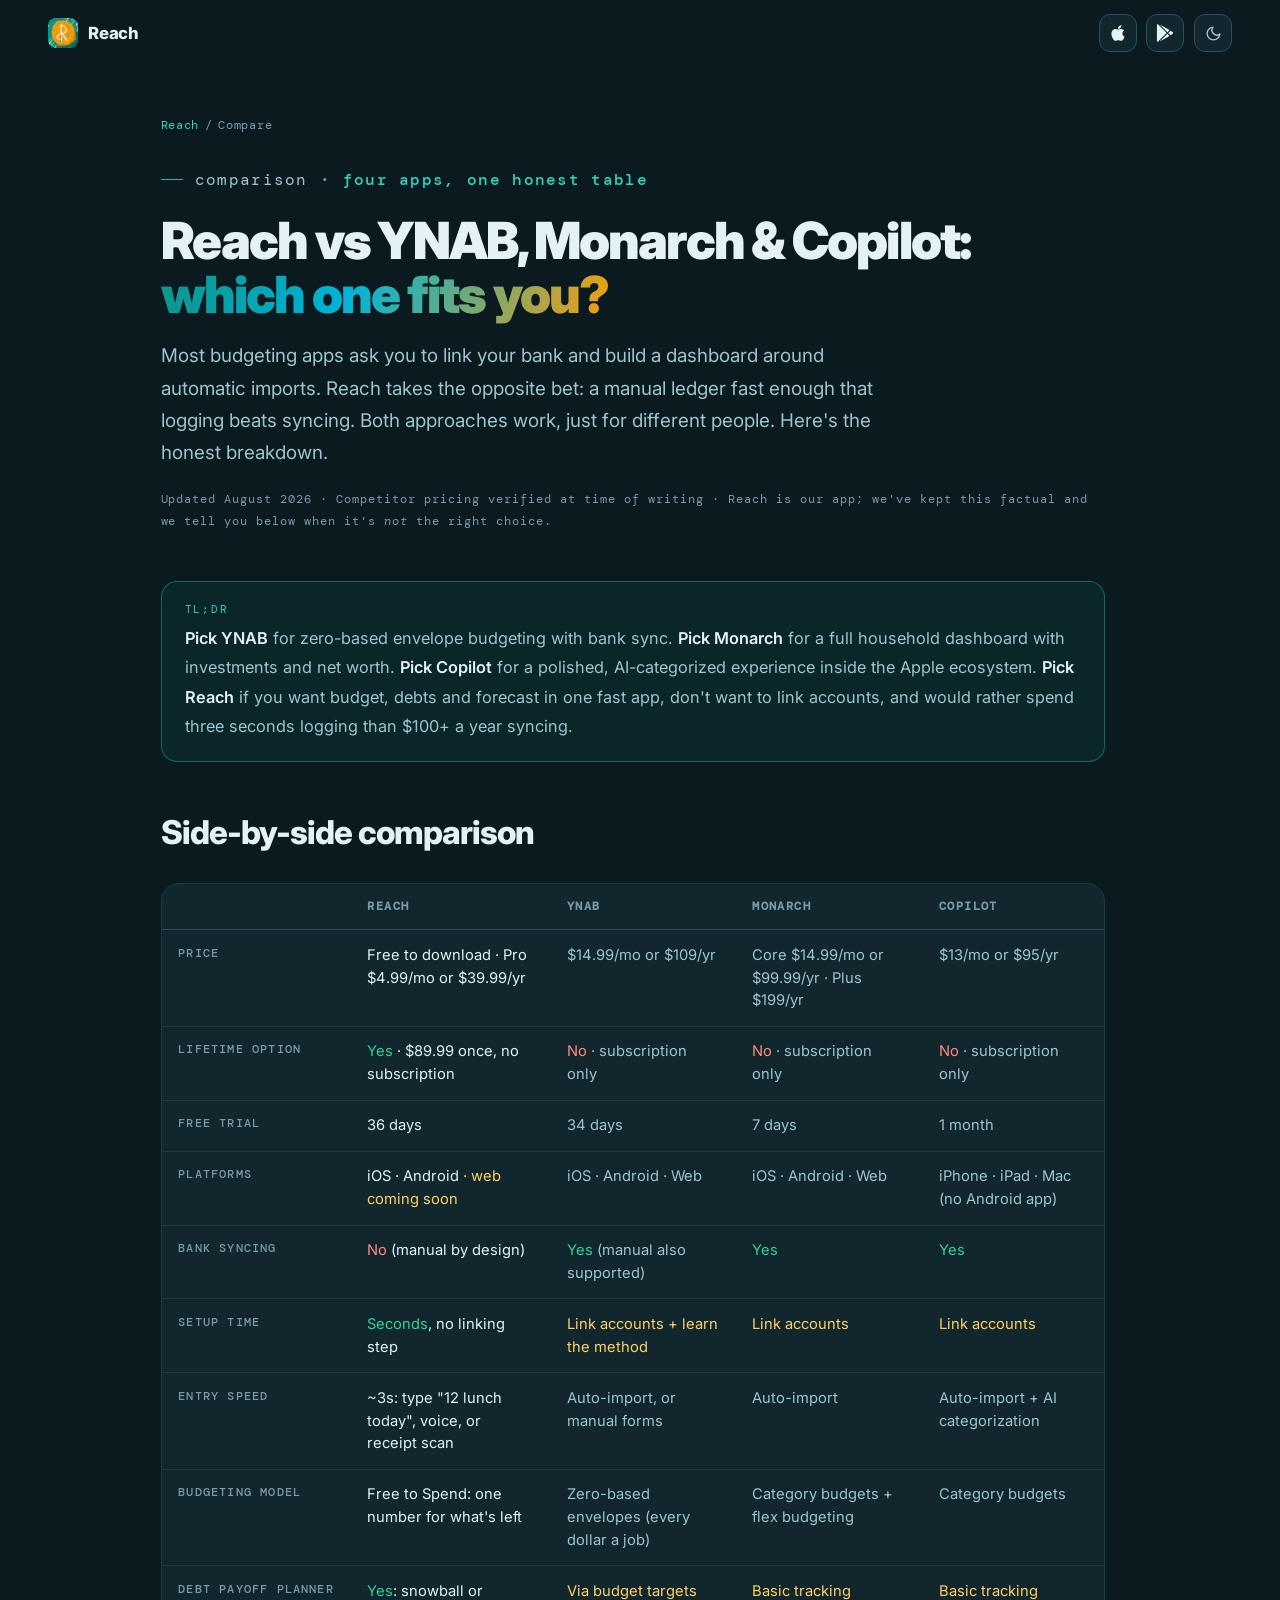
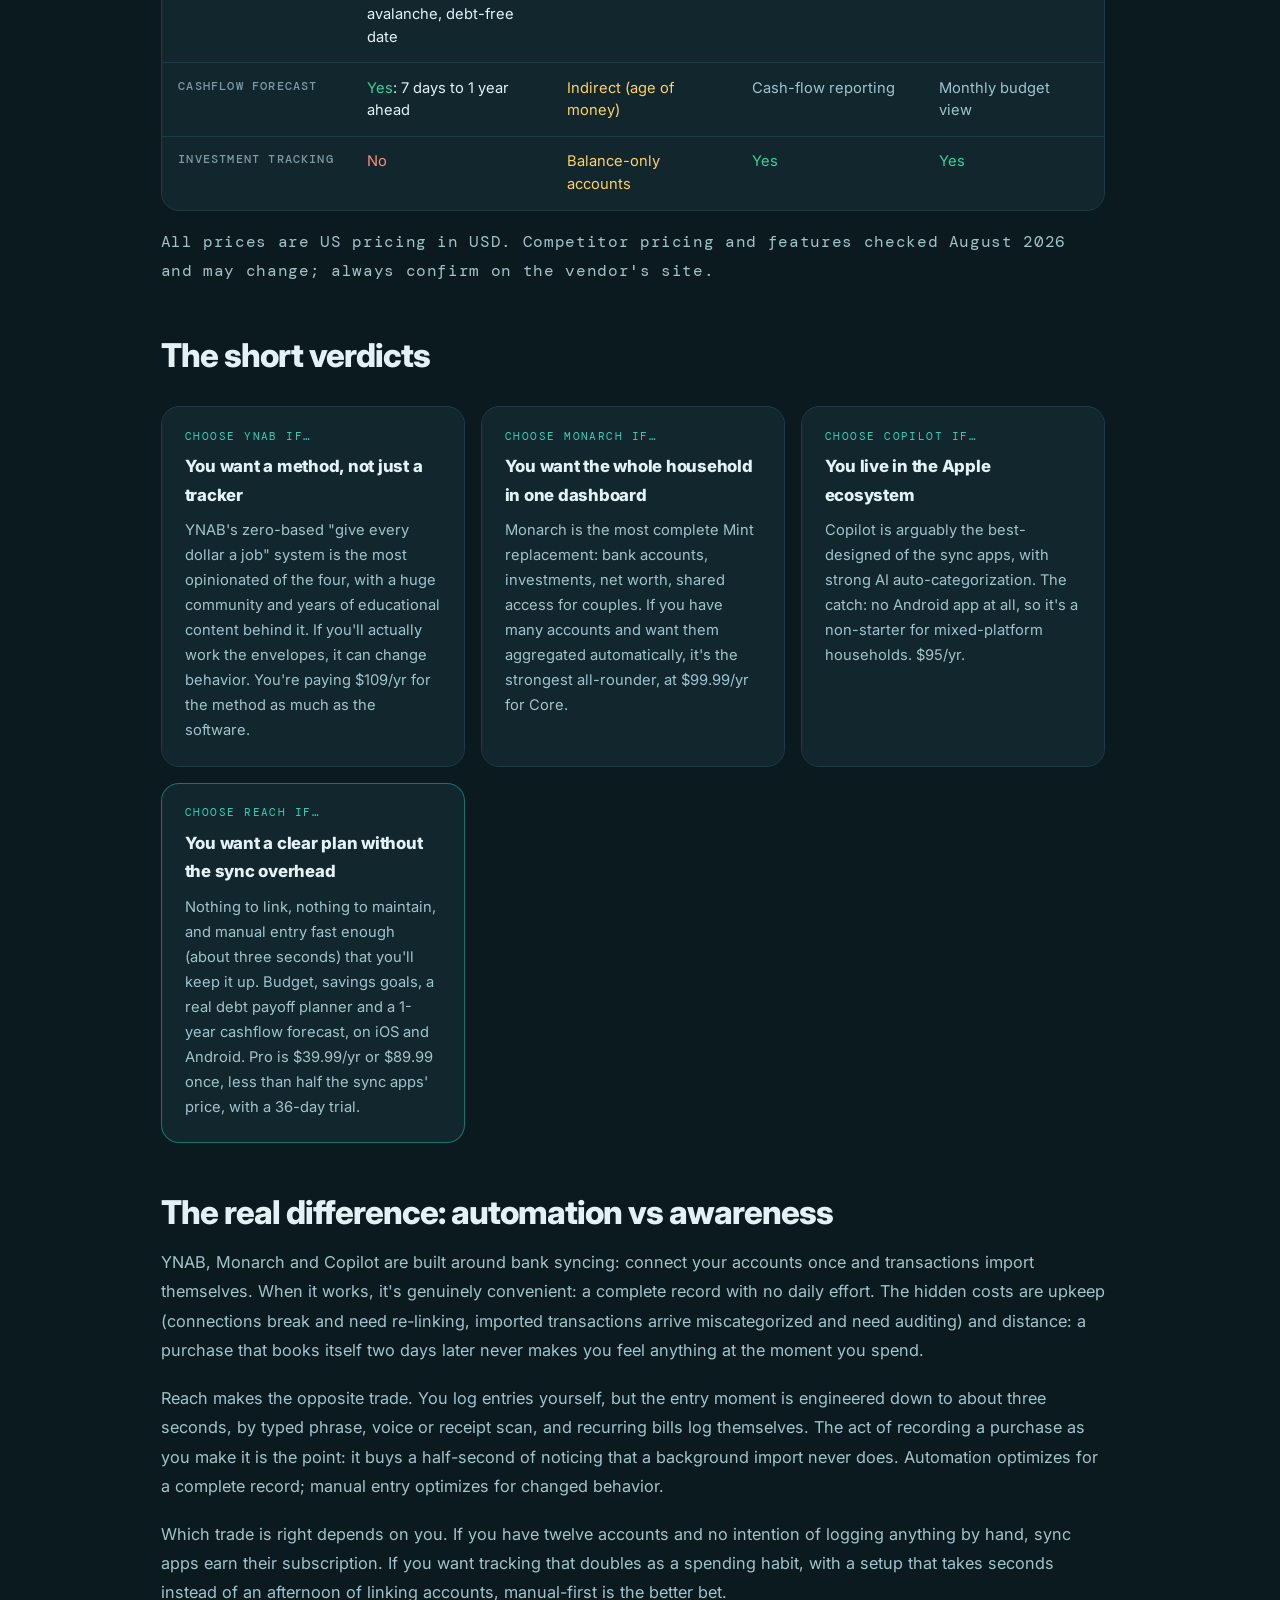
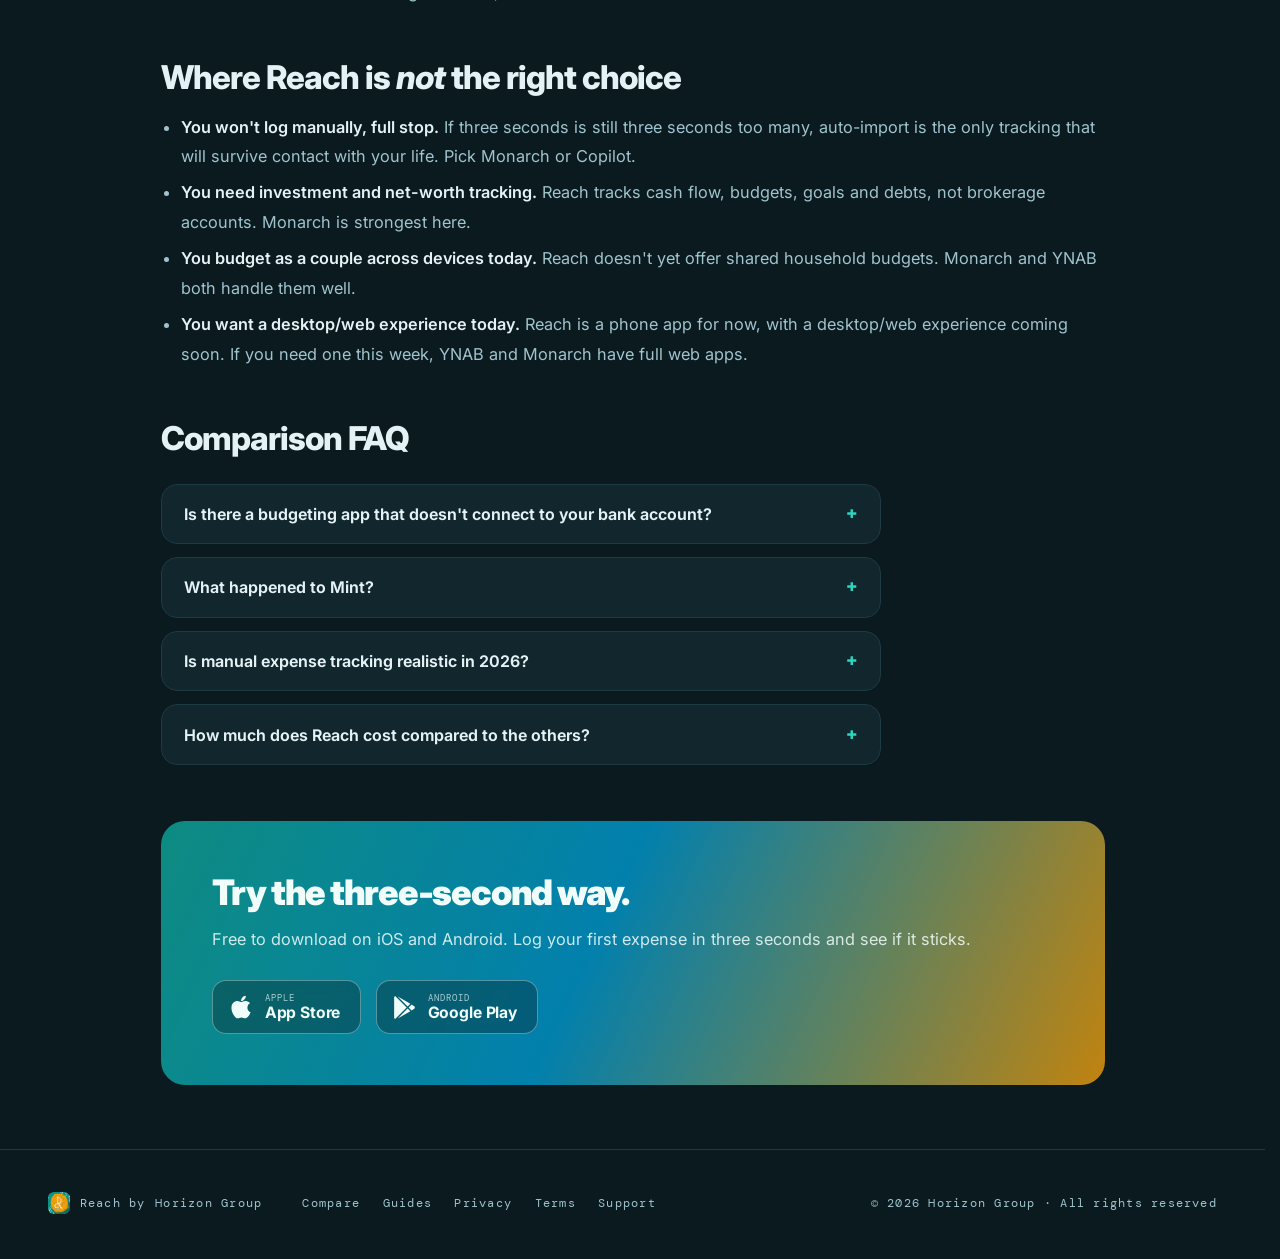
<file: reach/compare/index.html>
<!DOCTYPE html>
<html lang="en">
<head>
<meta charset="UTF-8">
<meta name="viewport" content="width=device-width, initial-scale=1.0">
<title>Reach vs YNAB vs Monarch vs Copilot (2026) | Budget App Comparison</title>
<meta name="description" content="An honest 2026 comparison of Reach, YNAB, Monarch Money and Copilot: pricing, platforms, bank syncing, entry speed, budgeting models and debt payoff tools, side by side.">
<link rel="canonical" href="https://horizongroup.dev/reach/compare/">

<meta property="og:type" content="article">
<meta property="og:site_name" content="Horizon Group">
<meta property="og:title" content="Reach vs YNAB vs Monarch vs Copilot (2026)">
<meta property="og:description" content="Pricing, platforms, bank syncing, entry speed and debt tools compared side by side, including where Reach isn't the right fit.">
<meta property="og:url" content="https://horizongroup.dev/reach/compare/">
<meta property="og:image" content="https://horizongroup.dev/public/og-reach.jpg">
<meta name="twitter:card" content="summary_large_image">
<meta name="twitter:title" content="Reach vs YNAB vs Monarch vs Copilot (2026)">
<meta name="twitter:description" content="Pricing, platforms, bank syncing, entry speed and debt tools compared side by side.">
<meta name="twitter:image" content="https://horizongroup.dev/public/og-reach.jpg">

<link rel="icon" type="image/png" sizes="32x32" href="/public/icons/favicon-32.png">
<link rel="apple-touch-icon" href="/public/icons/apple-touch-icon.png">
<link rel="stylesheet" href="/public/article.css">

<script type="application/ld+json">
{
  "@context": "https://schema.org",
  "@type": "Article",
  "headline": "Reach vs YNAB vs Monarch vs Copilot (2026): Which Budgeting App Fits You?",
  "description": "An honest comparison of Reach, YNAB, Monarch Money and Copilot: pricing, platforms, bank syncing, entry speed, budgeting models and debt payoff tools.",
  "datePublished": "2026-08-12",
  "dateModified": "2026-08-12",
  "author": { "@type": "Organization", "name": "Horizon Group", "url": "https://horizongroup.dev" },
  "publisher": { "@type": "Organization", "name": "Horizon Group", "url": "https://horizongroup.dev" },
  "mainEntityOfPage": "https://horizongroup.dev/reach/compare/"
}
</script>
<script type="application/ld+json">
{
  "@context": "https://schema.org",
  "@type": "BreadcrumbList",
  "itemListElement": [
    { "@type": "ListItem", "position": 1, "name": "Reach", "item": "https://horizongroup.dev/reach/" },
    { "@type": "ListItem", "position": 2, "name": "Compare", "item": "https://horizongroup.dev/reach/compare/" }
  ]
}
</script>
<script type="application/ld+json">
{
  "@context": "https://schema.org",
  "@type": "FAQPage",
  "mainEntity": [
    {
      "@type": "Question",
      "name": "Is there a budgeting app that doesn't connect to your bank account?",
      "acceptedAnswer": { "@type": "Answer", "text": "Yes. Reach is built around manual entry by design: there's nothing to link and no sync connections to maintain. Logging takes about three seconds and recurring bills log themselves. YNAB also supports manual entry alongside its bank sync." }
    },
    {
      "@type": "Question",
      "name": "What happened to Mint?",
      "acceptedAnswer": { "@type": "Answer", "text": "Intuit shut Mint down in early 2024 and pointed users to Credit Karma, which kept only part of the feature set. Most former Mint users moved to Monarch, YNAB, Copilot or simpler manual-first apps like Reach." }
    },
    {
      "@type": "Question",
      "name": "Is manual expense tracking realistic in 2026?",
      "acceptedAnswer": { "@type": "Answer", "text": "It is if entry is fast enough. The reason manual tracking fails is friction: opening an app, filling five form fields, picking a category. Reach parses a phrase like '12 lunch today' into a categorized transaction in about three seconds, and recurring bills log themselves." }
    },
    {
      "@type": "Question",
      "name": "How much does Reach cost compared to YNAB, Monarch and Copilot?",
      "acceptedAnswer": { "@type": "Answer", "text": "YNAB costs $14.99/month or $109/year, Monarch Money's Core plan is $14.99/month or $99.99/year, and Copilot is $13/month or $95/year. Reach is free to download with a 36-day free trial; Reach Pro is $4.99/month, $39.99/year, or a one-time $89.99 lifetime unlock. At $39.99/year, Reach Pro costs less than half of any of the three." }
    }
  ]
}
</script>

<style>
  .article p, .article li { max-width: none; }
  .article .lede { max-width: 62ch; }
</style>
<script>
(function() {
  var saved = localStorage.getItem('horizon-theme');
  if (saved === 'light') document.documentElement.setAttribute('data-theme', 'light');
})();
</script>
</head>
<body>

<header class="nav" id="nav">
  <a class="nav-logo" href="/reach/" aria-label="Reach home">
    <img src="/public/icons/logo-128.png" alt="" width="30" height="30">
    Reach
  </a>
  <div class="nav-cta">
    <a class="store-mini" href="https://apps.apple.com/us/app/reach-pocket-cfo/id6761084584" aria-label="Download Reach on the App Store">
      <svg class="sb-ico sb-ico--apple" viewBox="0 0 384 512" fill="currentColor" aria-hidden="true"><path d="M318.7 268.7c-.2-36.7 16.4-64.4 50-84.8-18.8-26.9-47.2-41.7-84.7-44.6-35.5-2.8-74.3 20.7-88.5 20.7-15 0-49.4-19.7-76.4-19.7C63.3 141.2 4 184.8 4 273.5q0 39.3 14.4 81.2c12.8 36.7 59 126.7 107.2 125.2 25.2-.6 43-17.9 75.8-17.9 31.8 0 48.3 17.9 76.4 17.9 48.6-.7 90.4-82.5 102.6-119.3-65.2-30.7-61.7-90-61.7-91.9zm-56.6-164.2c27.3-32.4 24.8-61.9 24-72.5-24.1 1.4-52 16.4-67.9 34.9-17.5 19.8-27.8 44.3-25.6 71.9 26.1 2 49.9-11.4 69.5-34.3z"/></svg>
    </a>
    <a class="store-mini" href="https://play.google.com/store/apps/details?id=com.horizongroup.reach" aria-label="Get Reach on Google Play">
      <svg class="sb-ico sb-ico--play" viewBox="0 0 512 512" fill="currentColor" aria-hidden="true"><path d="M325.3 234.3L104.6 13l280.8 161.2-60.1 60.1zM47 0C34 6.8 25.3 19.2 25.3 35.3v441.3c0 16.1 8.7 28.5 21.7 35.3l256.6-256L47 0zm425.2 225.6l-58.9-34.1-65.7 64.5 65.7 64.5 60.1-34.1c18-14.3 18-46.5-1.2-60.8zM104.6 499l280.8-161.2-60.1-60.1L104.6 499z"/></svg>
    </a>
    <button class="theme-toggle" id="theme-toggle" aria-label="Toggle light and dark mode">
      <svg class="icon-moon" xmlns="http://www.w3.org/2000/svg" fill="none" viewBox="0 0 24 24" stroke="currentColor" stroke-width="2" aria-hidden="true"><path stroke-linecap="round" stroke-linejoin="round" d="M21 12.79A9 9 0 1111.21 3a7 7 0 009.79 9.79z"/></svg>
      <svg class="icon-sun" xmlns="http://www.w3.org/2000/svg" fill="none" viewBox="0 0 24 24" stroke="currentColor" stroke-width="2" aria-hidden="true"><circle cx="12" cy="12" r="5"/><path stroke-linecap="round" d="M12 1v2M12 21v2M4.22 4.22l1.42 1.42M18.36 18.36l1.42 1.42M1 12h2M21 12h2M4.22 19.78l1.42-1.42M18.36 5.64l1.42-1.42"/></svg>
    </button>
  </div>
</header>

<main class="article article-wide">
  <nav class="crumbs" aria-label="Breadcrumb">
    <a href="/reach/">Reach</a><span>/</span>Compare
  </nav>

  <p class="ledger-line">comparison <span class="amt">· four apps, one honest table</span></p>
  <h1>Reach vs YNAB, Monarch &amp; Copilot: <span class="grad">which one fits you?</span></h1>
  <p class="lede">Most budgeting apps ask you to link your bank and build a dashboard around automatic imports. Reach takes the opposite bet: a manual ledger fast enough that logging beats syncing. Both approaches work, just for different people. Here's the honest breakdown.</p>
  <p class="byline">Updated August 2026 · Competitor pricing verified at time of writing · Reach is our app; we've kept this factual and we tell you below when it's <em>not</em> the right choice.</p>

  <div class="callout">
    <span class="c-k">TL;DR</span>
    <p><strong>Pick YNAB</strong> for zero-based envelope budgeting with bank sync. <strong>Pick Monarch</strong> for a full household dashboard with investments and net worth. <strong>Pick Copilot</strong> for a polished, AI-categorized experience inside the Apple ecosystem. <strong>Pick Reach</strong> if you want budget, debts and forecast in one fast app, don't want to link accounts, and would rather spend three seconds logging than $100+ a year syncing.</p>
  </div>

  <h2 id="table">Side-by-side comparison</h2>
  <div class="table-scroll" role="region" aria-label="Budget app comparison table" tabindex="0">
    <table class="cmp">
      <thead>
        <tr>
          <th scope="col"></th>
          <th scope="col">Reach</th>
          <th scope="col">YNAB</th>
          <th scope="col">Monarch</th>
          <th scope="col">Copilot</th>
        </tr>
      </thead>
      <tbody>
        <tr>
          <th scope="row">Price</th>
          <td class="hl">Free to download · Pro $4.99/mo or $39.99/yr</td>
          <td>$14.99/mo or $109/yr</td>
          <td>Core $14.99/mo or $99.99/yr · Plus $199/yr</td>
          <td>$13/mo or $95/yr</td>
        </tr>
        <tr>
          <th scope="row">Lifetime option</th>
          <td class="hl"><span class="yes">Yes</span> · $89.99 once, no subscription</td>
          <td><span class="no">No</span> · subscription only</td>
          <td><span class="no">No</span> · subscription only</td>
          <td><span class="no">No</span> · subscription only</td>
        </tr>
        <tr>
          <th scope="row">Free trial</th>
          <td class="hl">36 days</td>
          <td>34 days</td>
          <td>7 days</td>
          <td>1 month</td>
        </tr>
        <tr>
          <th scope="row">Platforms</th>
          <td class="hl">iOS · Android <span class="meh">· web coming soon</span></td>
          <td>iOS · Android · Web</td>
          <td>iOS · Android · Web</td>
          <td>iPhone · iPad · Mac (no Android app)</td>
        </tr>
        <tr>
          <th scope="row">Bank syncing</th>
          <td class="hl"><span class="no">No</span> (manual by design)</td>
          <td><span class="yes">Yes</span> (manual also supported)</td>
          <td><span class="yes">Yes</span></td>
          <td><span class="yes">Yes</span></td>
        </tr>
        <tr>
          <th scope="row">Setup time</th>
          <td class="hl"><span class="yes">Seconds</span>, no linking step</td>
          <td class="meh">Link accounts + learn the method</td>
          <td class="meh">Link accounts</td>
          <td class="meh">Link accounts</td>
        </tr>
        <tr>
          <th scope="row">Entry speed</th>
          <td class="hl">~3s: type "12 lunch today", voice, or receipt scan</td>
          <td>Auto-import, or manual forms</td>
          <td>Auto-import</td>
          <td>Auto-import + AI categorization</td>
        </tr>
        <tr>
          <th scope="row">Budgeting model</th>
          <td class="hl">Free to Spend: one number for what's left</td>
          <td>Zero-based envelopes (every dollar a job)</td>
          <td>Category budgets + flex budgeting</td>
          <td>Category budgets</td>
        </tr>
        <tr>
          <th scope="row">Debt payoff planner</th>
          <td class="hl"><span class="yes">Yes</span>: snowball or avalanche, debt-free date</td>
          <td class="meh">Via budget targets</td>
          <td class="meh">Basic tracking</td>
          <td class="meh">Basic tracking</td>
        </tr>
        <tr>
          <th scope="row">Cashflow forecast</th>
          <td class="hl"><span class="yes">Yes</span>: 7 days to 1 year ahead</td>
          <td class="meh">Indirect (age of money)</td>
          <td>Cash-flow reporting</td>
          <td>Monthly budget view</td>
        </tr>
        <tr>
          <th scope="row">Investment tracking</th>
          <td><span class="no">No</span></td>
          <td class="meh">Balance-only accounts</td>
          <td><span class="yes">Yes</span></td>
          <td><span class="yes">Yes</span></td>
        </tr>
      </tbody>
    </table>
  </div>
  <p class="table-note">All prices are US pricing in USD. Competitor pricing and features checked August 2026 and may change; always confirm on the vendor's site.</p>

  <h2 id="verdicts">The short verdicts</h2>
  <div class="verdicts">
    <div class="verdict">
      <span class="v-tag">Choose YNAB if…</span>
      <p class="v-name">You want a method, not just a tracker</p>
      <p>YNAB's zero-based "give every dollar a job" system is the most opinionated of the four, with a huge community and years of educational content behind it. If you'll actually work the envelopes, it can change behavior. You're paying $109/yr for the method as much as the software.</p>
    </div>
    <div class="verdict">
      <span class="v-tag">Choose Monarch if…</span>
      <p class="v-name">You want the whole household in one dashboard</p>
      <p>Monarch is the most complete Mint replacement: bank accounts, investments, net worth, shared access for couples. If you have many accounts and want them aggregated automatically, it's the strongest all-rounder, at $99.99/yr for Core.</p>
    </div>
    <div class="verdict">
      <span class="v-tag">Choose Copilot if…</span>
      <p class="v-name">You live in the Apple ecosystem</p>
      <p>Copilot is arguably the best-designed of the sync apps, with strong AI auto-categorization. The catch: no Android app at all, so it's a non-starter for mixed-platform households. $95/yr.</p>
    </div>
    <div class="verdict verdict--reach">
      <span class="v-tag">Choose Reach if…</span>
      <p class="v-name">You want a clear plan without the sync overhead</p>
      <p>Nothing to link, nothing to maintain, and manual entry fast enough (about three seconds) that you'll keep it up. Budget, savings goals, a real debt payoff planner and a 1-year cashflow forecast, on iOS and Android. Pro is $39.99/yr or $89.99 once, less than half the sync apps' price, with a 36-day trial.</p>
    </div>
  </div>

  <h2 id="approach">The real difference: automation vs awareness</h2>
  <p>YNAB, Monarch and Copilot are built around bank syncing: connect your accounts once and transactions import themselves. When it works, it's genuinely convenient: a complete record with no daily effort. The hidden costs are upkeep (connections break and need re-linking, imported transactions arrive miscategorized and need auditing) and distance: a purchase that books itself two days later never makes you feel anything at the moment you spend.</p>
  <p>Reach makes the opposite trade. You log entries yourself, but the entry moment is engineered down to about three seconds, by typed phrase, voice or receipt scan, and recurring bills log themselves. The act of recording a purchase as you make it is the point: it buys a half-second of noticing that a background import never does. Automation optimizes for a complete record; manual entry optimizes for changed behavior.</p>
  <p>Which trade is right depends on you. If you have twelve accounts and no intention of logging anything by hand, sync apps earn their subscription. If you want tracking that doubles as a spending habit, with a setup that takes seconds instead of an afternoon of linking accounts, manual-first is the better bet.</p>

  <h2 id="honest">Where Reach is <em>not</em> the right choice</h2>
  <ul>
    <li><strong>You won't log manually, full stop.</strong> If three seconds is still three seconds too many, auto-import is the only tracking that will survive contact with your life. Pick Monarch or Copilot.</li>
    <li><strong>You need investment and net-worth tracking.</strong> Reach tracks cash flow, budgets, goals and debts, not brokerage accounts. Monarch is strongest here.</li>
    <li><strong>You budget as a couple across devices today.</strong> Reach doesn't yet offer shared household budgets. Monarch and YNAB both handle them well.</li>
    <li><strong>You want a desktop/web experience today.</strong> Reach is a phone app for now, with a desktop/web experience coming soon. If you need one this week, YNAB and Monarch have full web apps.</li>
  </ul>

  <h2 id="faq">Comparison FAQ</h2>
  <div class="faq-list">
    <details class="faq-item">
      <summary>Is there a budgeting app that doesn't connect to your bank account?</summary>
      <p class="faq-a">Yes. Reach is built around manual entry by design: there's nothing to link and no sync connections to maintain. Logging takes about three seconds and recurring bills log themselves. YNAB also supports manual entry alongside its bank sync. See our guide on <a href="/reach/guides/track-expenses-without-bank-account/">tracking expenses without connecting a bank account</a>.</p>
    </details>
    <details class="faq-item">
      <summary>What happened to Mint?</summary>
      <p class="faq-a">Intuit shut Mint down in early 2024 and pointed users to Credit Karma, which kept only part of the feature set. Most former Mint users moved to Monarch, YNAB, Copilot, or to simpler manual-first apps like Reach.</p>
    </details>
    <details class="faq-item">
      <summary>Is manual expense tracking realistic in 2026?</summary>
      <p class="faq-a">It is if entry is fast enough. Manual tracking fails when there's friction: opening an app, filling five form fields, picking a category. Reach parses a phrase like "12 lunch today" into a categorized transaction in about three seconds, and recurring bills log themselves.</p>
    </details>
    <details class="faq-item">
      <summary>How much does Reach cost compared to the others?</summary>
      <p class="faq-a">YNAB costs $14.99/month or $109/year, Monarch's Core plan is $14.99/month or $99.99/year, and Copilot is $13/month or $95/year. Reach is free to download with a 36-day free trial; Reach Pro is $4.99/month, $39.99/year, or a one-time $89.99 lifetime unlock. At $39.99/year, Reach Pro costs less than half of any of the three, and the lifetime unlock pays for itself in under a year versus any of them.</p>
    </details>
  </div>

  <div class="cta-panel">
    <h2>Try the three-second way.</h2>
    <p>Free to download on iOS and Android. Log your first expense in three seconds and see if it sticks.</p>
    <div class="store-buttons">
      <a class="store-btn" href="https://apps.apple.com/us/app/reach-pocket-cfo/id6761084584">
        <svg class="sb-ico sb-ico--apple" viewBox="0 0 384 512" fill="currentColor" aria-hidden="true"><path d="M318.7 268.7c-.2-36.7 16.4-64.4 50-84.8-18.8-26.9-47.2-41.7-84.7-44.6-35.5-2.8-74.3 20.7-88.5 20.7-15 0-49.4-19.7-76.4-19.7C63.3 141.2 4 184.8 4 273.5q0 39.3 14.4 81.2c12.8 36.7 59 126.7 107.2 125.2 25.2-.6 43-17.9 75.8-17.9 31.8 0 48.3 17.9 76.4 17.9 48.6-.7 90.4-82.5 102.6-119.3-65.2-30.7-61.7-90-61.7-91.9zm-56.6-164.2c27.3-32.4 24.8-61.9 24-72.5-24.1 1.4-52 16.4-67.9 34.9-17.5 19.8-27.8 44.3-25.6 71.9 26.1 2 49.9-11.4 69.5-34.3z"/></svg>
        <span class="sb-text"><span class="sb-hint">Apple</span><span class="sb-name">App Store</span></span>
      </a>
      <a class="store-btn" href="https://play.google.com/store/apps/details?id=com.horizongroup.reach">
        <svg class="sb-ico sb-ico--play" viewBox="0 0 512 512" fill="currentColor" aria-hidden="true"><path d="M325.3 234.3L104.6 13l280.8 161.2-60.1 60.1zM47 0C34 6.8 25.3 19.2 25.3 35.3v441.3c0 16.1 8.7 28.5 21.7 35.3l256.6-256L47 0zm425.2 225.6l-58.9-34.1-65.7 64.5 65.7 64.5 60.1-34.1c18-14.3 18-46.5-1.2-60.8zM104.6 499l280.8-161.2-60.1-60.1L104.6 499z"/></svg>
        <span class="sb-text"><span class="sb-hint">Android</span><span class="sb-name">Google Play</span></span>
      </a>
    </div>
  </div>
</main>

<footer class="footer">
  <span class="f-brand"><img src="/public/icons/logo-128.png" alt="" width="22" height="22">Reach by <a href="/">Horizon Group</a></span>
  <nav aria-label="Legal and support">
    <a href="/reach/compare/">Compare</a>
    <a href="/reach/guides/">Guides</a>
    <a href="/reach/privacy/">Privacy</a>
    <a href="/reach/terms/">Terms</a>
    <a href="/reach/support/">Support</a>
  </nav>
  <span class="f-copy">&copy; 2026 Horizon Group · All rights reserved</span>
</footer>

<script>
'use strict';
let currentTheme = localStorage.getItem('horizon-theme') || 'dark';
function applyTheme(theme) {
  currentTheme = theme;
  if (theme === 'light') document.documentElement.setAttribute('data-theme', 'light');
  else document.documentElement.removeAttribute('data-theme');
  localStorage.setItem('horizon-theme', theme);
}
document.getElementById('theme-toggle').addEventListener('click', () => {
  applyTheme(currentTheme === 'dark' ? 'light' : 'dark');
});

const nav = document.getElementById('nav');
function onScroll() { nav.classList.toggle('scrolled', window.scrollY > 24); }
window.addEventListener('scroll', onScroll, { passive: true });
onScroll();
</script>
</body>
</html>
</file>
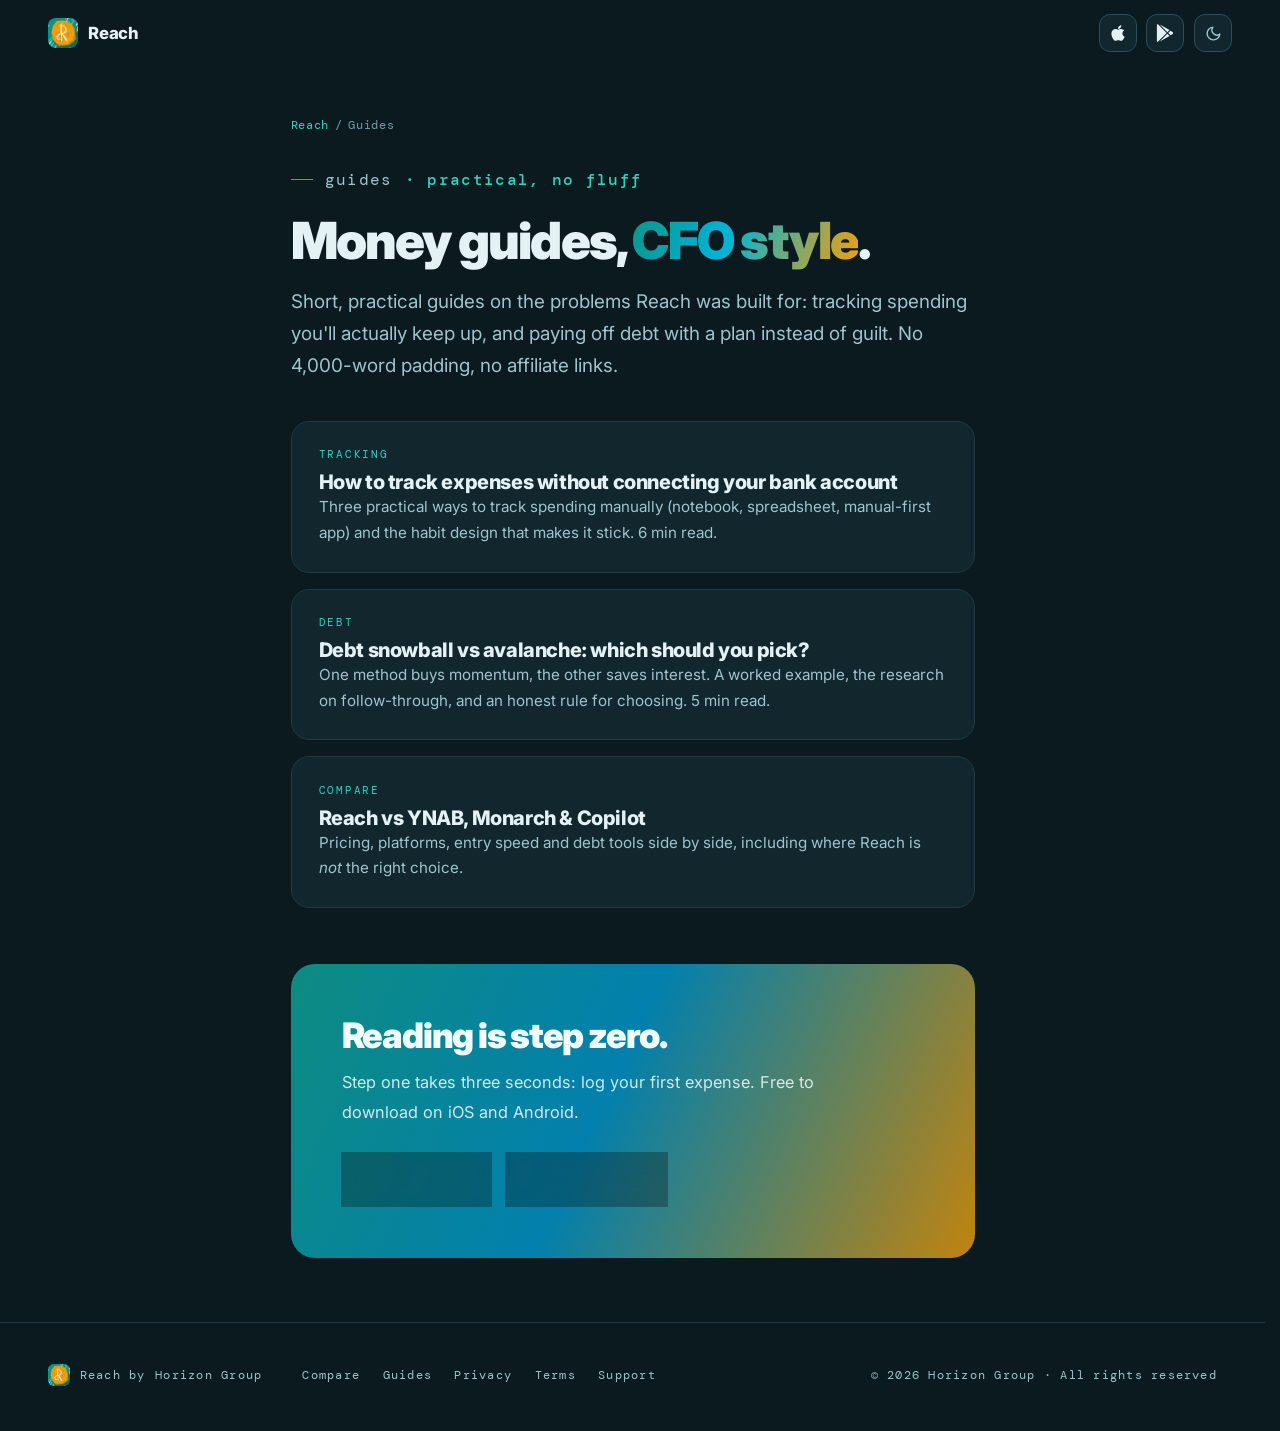
<file: reach/guides/index.html>
<!DOCTYPE html>
<html lang="en">
<head>
<meta charset="UTF-8">
<meta name="viewport" content="width=device-width, initial-scale=1.0">
<title>Money Guides | Reach</title>
<meta name="description" content="Practical, no-fluff guides on tracking expenses, paying off debt and running your money like a CFO, from the team behind Reach.">
<link rel="canonical" href="https://horizongroup.dev/reach/guides/">

<meta property="og:type" content="website">
<meta property="og:site_name" content="Horizon Group">
<meta property="og:title" content="Money Guides by Reach">
<meta property="og:description" content="Practical, no-fluff guides on tracking expenses and paying off debt.">
<meta property="og:url" content="https://horizongroup.dev/reach/guides/">
<meta property="og:image" content="https://horizongroup.dev/public/og-reach.jpg">
<meta name="twitter:card" content="summary_large_image">
<meta name="twitter:title" content="Money Guides by Reach">
<meta name="twitter:description" content="Practical, no-fluff guides on tracking expenses and paying off debt.">
<meta name="twitter:image" content="https://horizongroup.dev/public/og-reach.jpg">

<link rel="icon" type="image/png" sizes="32x32" href="/public/icons/favicon-32.png">
<link rel="apple-touch-icon" href="/public/icons/apple-touch-icon.png">
<link rel="stylesheet" href="/public/article.css">

<script type="application/ld+json">
{
  "@context": "https://schema.org",
  "@type": "CollectionPage",
  "name": "Money Guides by Reach",
  "description": "Practical guides on tracking expenses, paying off debt and running your money like a CFO.",
  "url": "https://horizongroup.dev/reach/guides/",
  "publisher": { "@type": "Organization", "name": "Horizon Group", "url": "https://horizongroup.dev" }
}
</script>
<script type="application/ld+json">
{
  "@context": "https://schema.org",
  "@type": "BreadcrumbList",
  "itemListElement": [
    { "@type": "ListItem", "position": 1, "name": "Reach", "item": "https://horizongroup.dev/reach/" },
    { "@type": "ListItem", "position": 2, "name": "Guides", "item": "https://horizongroup.dev/reach/guides/" }
  ]
}
</script>
<script>
(function() {
  var saved = localStorage.getItem('horizon-theme');
  if (saved === 'light') document.documentElement.setAttribute('data-theme', 'light');
})();
</script>
</head>
<body>

<header class="nav" id="nav">
  <a class="nav-logo" href="/reach/" aria-label="Reach home">
    <img src="/public/icons/logo-128.png" alt="" width="30" height="30">
    Reach
  </a>
  <div class="nav-cta">
    <a class="store-mini" href="https://apps.apple.com/us/app/reach-pocket-cfo/id6761084584" aria-label="Download Reach on the App Store">
      <svg class="sb-ico sb-ico--apple" viewBox="0 0 384 512" fill="currentColor" aria-hidden="true"><path d="M318.7 268.7c-.2-36.7 16.4-64.4 50-84.8-18.8-26.9-47.2-41.7-84.7-44.6-35.5-2.8-74.3 20.7-88.5 20.7-15 0-49.4-19.7-76.4-19.7C63.3 141.2 4 184.8 4 273.5q0 39.3 14.4 81.2c12.8 36.7 59 126.7 107.2 125.2 25.2-.6 43-17.9 75.8-17.9 31.8 0 48.3 17.9 76.4 17.9 48.6-.7 90.4-82.5 102.6-119.3-65.2-30.7-61.7-90-61.7-91.9zm-56.6-164.2c27.3-32.4 24.8-61.9 24-72.5-24.1 1.4-52 16.4-67.9 34.9-17.5 19.8-27.8 44.3-25.6 71.9 26.1 2 49.9-11.4 69.5-34.3z"/></svg>
    </a>
    <a class="store-mini" href="https://play.google.com/store/apps/details?id=com.horizongroup.reach" aria-label="Get Reach on Google Play">
      <svg class="sb-ico sb-ico--play" viewBox="0 0 512 512" fill="currentColor" aria-hidden="true"><path d="M325.3 234.3L104.6 13l280.8 161.2-60.1 60.1zM47 0C34 6.8 25.3 19.2 25.3 35.3v441.3c0 16.1 8.7 28.5 21.7 35.3l256.6-256L47 0zm425.2 225.6l-58.9-34.1-65.7 64.5 65.7 64.5 60.1-34.1c18-14.3 18-46.5-1.2-60.8zM104.6 499l280.8-161.2-60.1-60.1L104.6 499z"/></svg>
    </a>
    <button class="theme-toggle" id="theme-toggle" aria-label="Toggle light and dark mode">
      <svg class="icon-moon" xmlns="http://www.w3.org/2000/svg" fill="none" viewBox="0 0 24 24" stroke="currentColor" stroke-width="2" aria-hidden="true"><path stroke-linecap="round" stroke-linejoin="round" d="M21 12.79A9 9 0 1111.21 3a7 7 0 009.79 9.79z"/></svg>
      <svg class="icon-sun" xmlns="http://www.w3.org/2000/svg" fill="none" viewBox="0 0 24 24" stroke="currentColor" stroke-width="2" aria-hidden="true"><circle cx="12" cy="12" r="5"/><path stroke-linecap="round" d="M12 1v2M12 21v2M4.22 4.22l1.42 1.42M18.36 18.36l1.42 1.42M1 12h2M21 12h2M4.22 19.78l1.42-1.42M18.36 5.64l1.42-1.42"/></svg>
    </button>
  </div>
</header>

<main class="article">
  <nav class="crumbs" aria-label="Breadcrumb">
    <a href="/reach/">Reach</a><span>/</span>Guides
  </nav>

  <p class="ledger-line">guides <span class="amt">· practical, no fluff</span></p>
  <h1>Money guides, <span class="grad">CFO style</span>.</h1>
  <p class="lede">Short, practical guides on the problems Reach was built for: tracking spending you'll actually keep up, and paying off debt with a plan instead of guilt. No 4,000-word padding, no affiliate links.</p>

  <div class="guide-list">
    <a class="guide-card" href="/reach/guides/track-expenses-without-bank-account/">
      <span class="g-kicker">Tracking</span>
      <span class="g-title">How to track expenses without connecting your bank account</span>
      <p>Three practical ways to track spending manually (notebook, spreadsheet, manual-first app) and the habit design that makes it stick. 6 min read.</p>
    </a>
    <a class="guide-card" href="/reach/guides/debt-snowball-vs-avalanche/">
      <span class="g-kicker">Debt</span>
      <span class="g-title">Debt snowball vs avalanche: which should you pick?</span>
      <p>One method buys momentum, the other saves interest. A worked example, the research on follow-through, and an honest rule for choosing. 5 min read.</p>
    </a>
    <a class="guide-card" href="/reach/compare/">
      <span class="g-kicker">Compare</span>
      <span class="g-title">Reach vs YNAB, Monarch &amp; Copilot</span>
      <p>Pricing, platforms, entry speed and debt tools side by side, including where Reach is <em>not</em> the right choice.</p>
    </a>
  </div>

  <div class="cta-panel">
    <h2>Reading is step zero.</h2>
    <p>Step one takes three seconds: log your first expense. Free to download on iOS and Android.</p>
    <div class="store-buttons">
      <a class="store-btn" href="https://apps.apple.com/us/app/reach-pocket-cfo/id6761084584">
        <svg class="sb-ico sb-ico--apple" viewBox="0 0 384 512" fill="currentColor" aria-hidden="true"><path d="M318.7 268.7c-.2-36.7 16.4-64.4 50-84.8-18.8-26.9-47.2-41.7-84.7-44.6-35.5-2.8-74.3 20.7-88.5 20.7-15 0-49.4-19.7-76.4-19.7C63.3 141.2 4 184.8 4 273.5q0 39.3 14.4 81.2c12.8 36.7 59 126.7 107.2 125.2 25.2-.6 43-17.9 75.8-17.9 31.8 0 48.3 17.9 76.4 17.9 48.6-.7 90.4-82.5 102.6-119.3-65.2-30.7-61.7-90-61.7-91.9zm-56.6-164.2c27.3-32.4 24.8-61.9 24-72.5-24.1 1.4-52 16.4-67.9 34.9-17.5 19.8-27.8 44.3-25.6 71.9 26.1 2 49.9-11.4 69.5-34.3z"/></svg>
        <span class="sb-text"><span class="sb-hint">Apple</span><span class="sb-name">App Store</span></span>
      </a>
      <a class="store-btn" href="https://play.google.com/store/apps/details?id=com.horizongroup.reach">
        <svg class="sb-ico sb-ico--play" viewBox="0 0 512 512" fill="currentColor" aria-hidden="true"><path d="M325.3 234.3L104.6 13l280.8 161.2-60.1 60.1zM47 0C34 6.8 25.3 19.2 25.3 35.3v441.3c0 16.1 8.7 28.5 21.7 35.3l256.6-256L47 0zm425.2 225.6l-58.9-34.1-65.7 64.5 65.7 64.5 60.1-34.1c18-14.3 18-46.5-1.2-60.8zM104.6 499l280.8-161.2-60.1-60.1L104.6 499z"/></svg>
        <span class="sb-text"><span class="sb-hint">Android</span><span class="sb-name">Google Play</span></span>
      </a>
    </div>
  </div>
</main>

<footer class="footer">
  <span class="f-brand"><img src="/public/icons/logo-128.png" alt="" width="22" height="22">Reach by <a href="/">Horizon Group</a></span>
  <nav aria-label="Legal and support">
    <a href="/reach/compare/">Compare</a>
    <a href="/reach/guides/">Guides</a>
    <a href="/reach/privacy/">Privacy</a>
    <a href="/reach/terms/">Terms</a>
    <a href="/reach/support/">Support</a>
  </nav>
  <span class="f-copy">&copy; 2026 Horizon Group · All rights reserved</span>
</footer>

<script>
'use strict';
let currentTheme = localStorage.getItem('horizon-theme') || 'dark';
function applyTheme(theme) {
  currentTheme = theme;
  if (theme === 'light') document.documentElement.setAttribute('data-theme', 'light');
  else document.documentElement.removeAttribute('data-theme');
  localStorage.setItem('horizon-theme', theme);
}
document.getElementById('theme-toggle').addEventListener('click', () => {
  applyTheme(currentTheme === 'dark' ? 'light' : 'dark');
});

const nav = document.getElementById('nav');
function onScroll() { nav.classList.toggle('scrolled', window.scrollY > 24); }
window.addEventListener('scroll', onScroll, { passive: true });
onScroll();
</script>
</body>
</html>
</file>
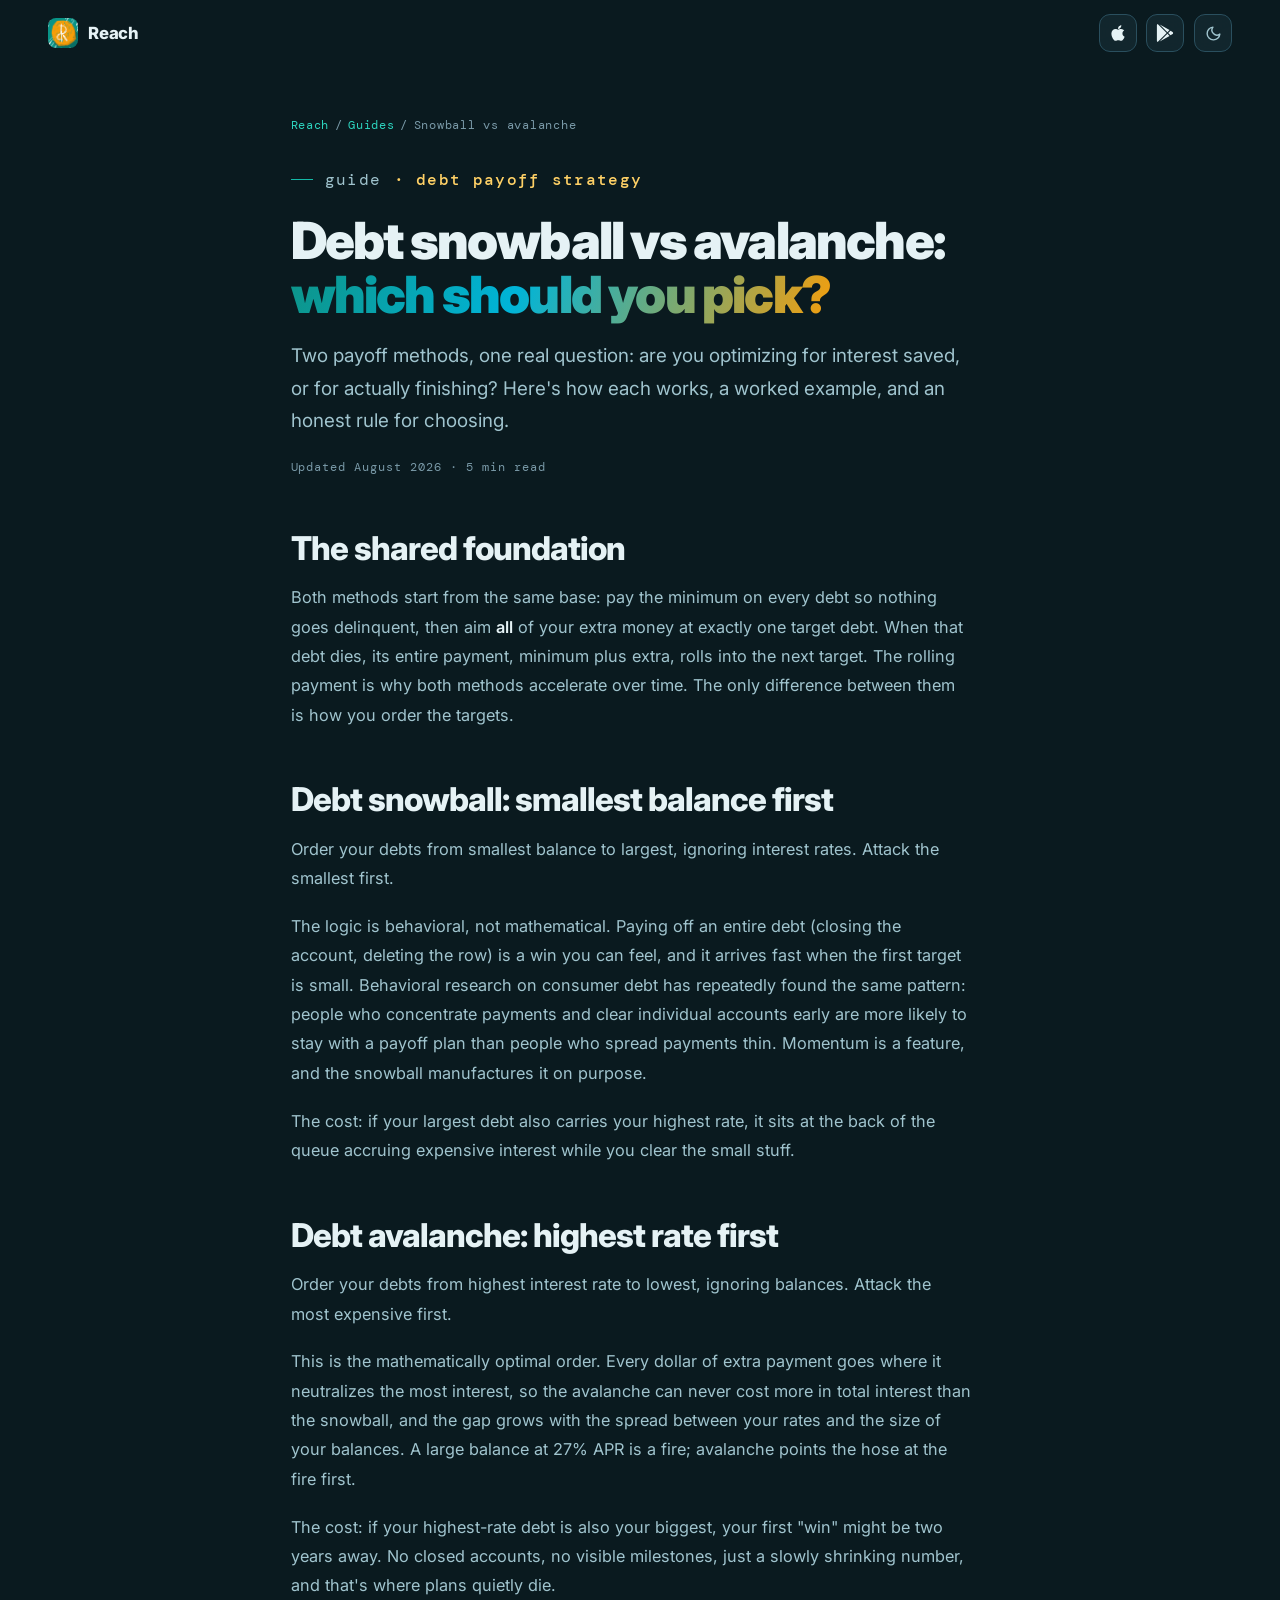
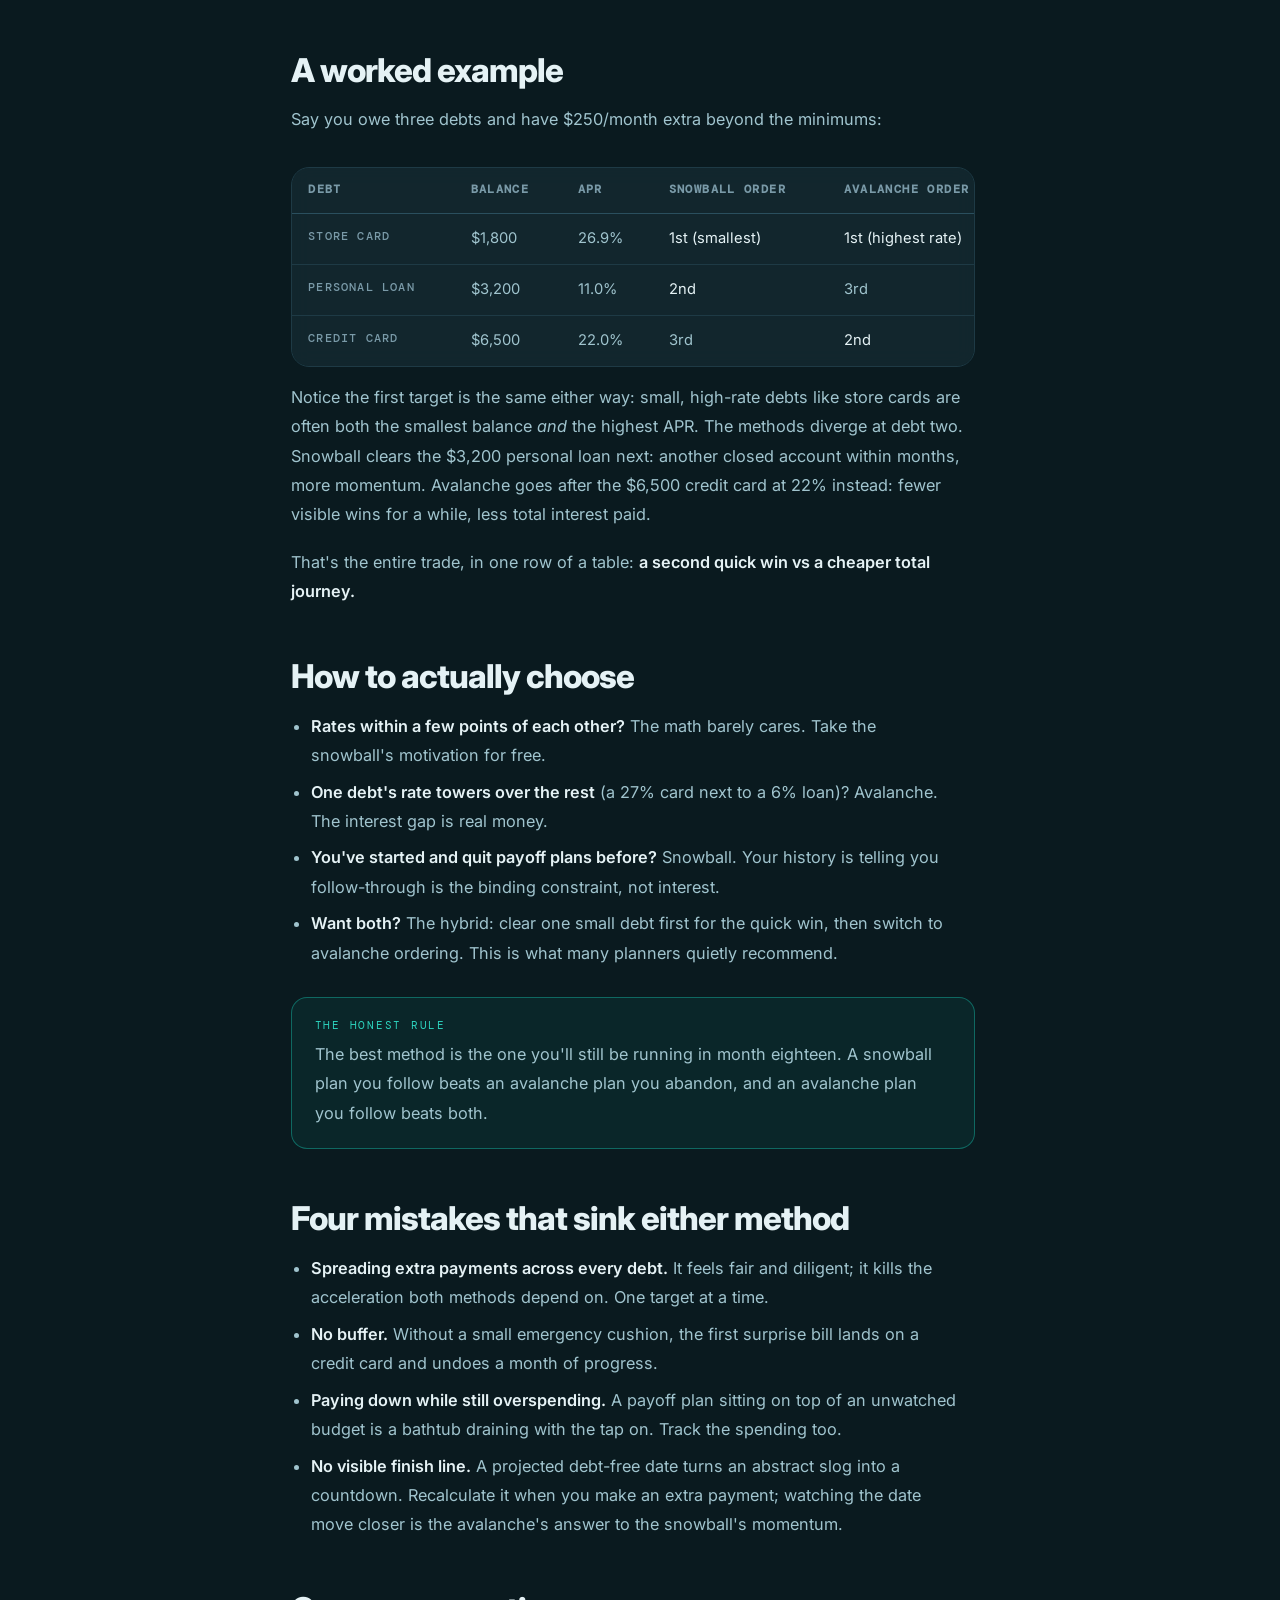
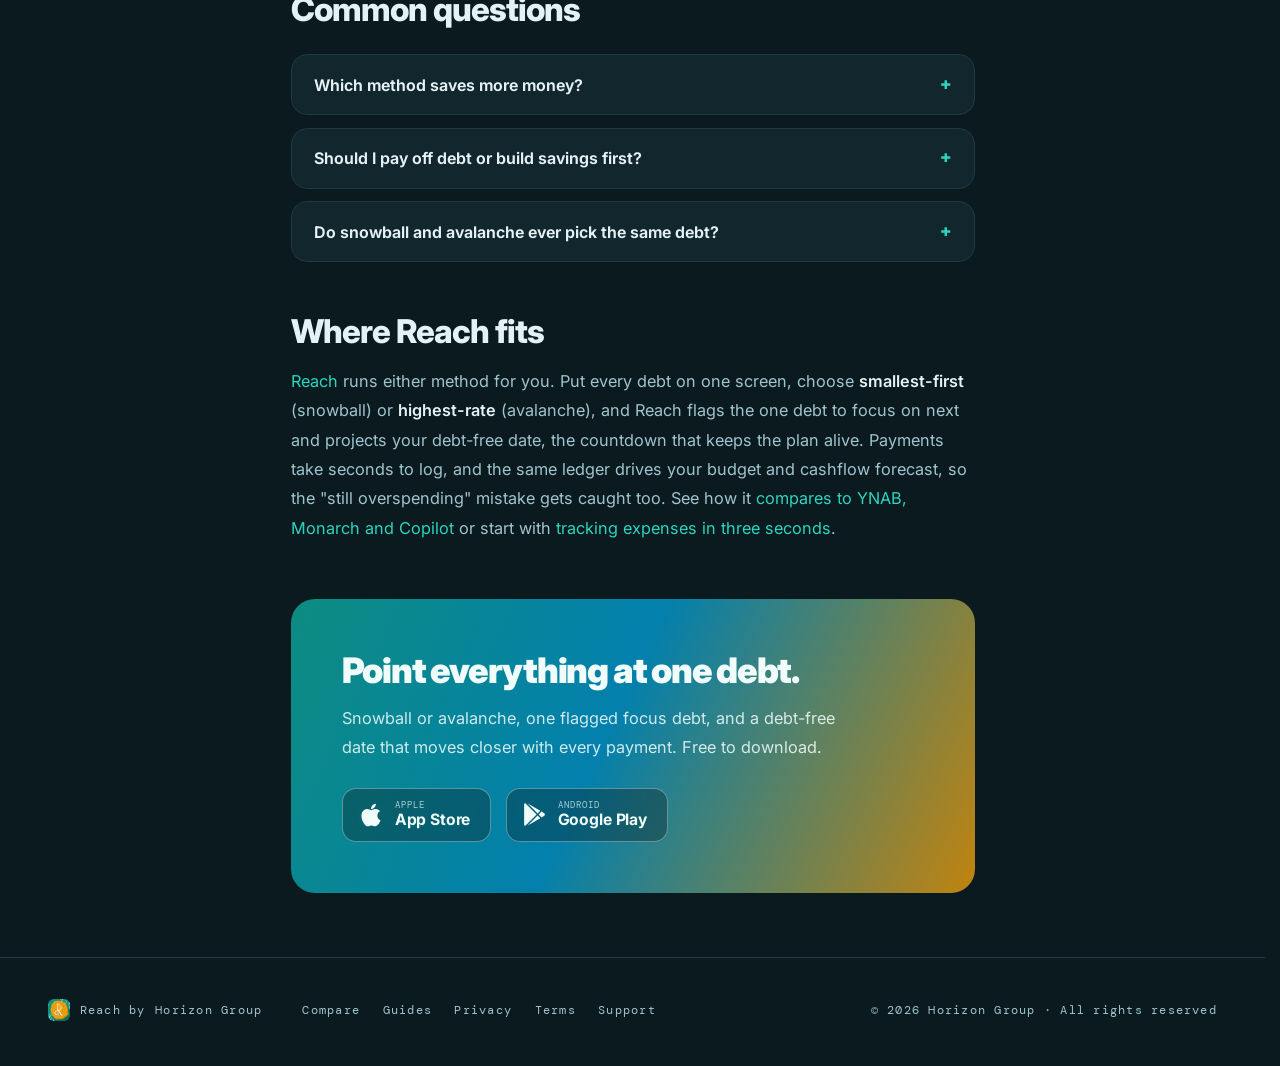
<file: reach/guides/debt-snowball-vs-avalanche/index.html>
<!DOCTYPE html>
<html lang="en">
<head>
<meta charset="UTF-8">
<meta name="viewport" content="width=device-width, initial-scale=1.0">
<title>Debt Snowball vs Avalanche: Which Payoff Method Should You Pick? (2026)</title>
<meta name="description" content="Snowball pays the smallest debt first for momentum; avalanche pays the highest rate first to save interest. A worked example, what research says, and how to choose.">
<link rel="canonical" href="https://horizongroup.dev/reach/guides/debt-snowball-vs-avalanche/">

<meta property="og:type" content="article">
<meta property="og:site_name" content="Horizon Group">
<meta property="og:title" content="Debt Snowball vs Avalanche: Which Should You Pick?">
<meta property="og:description" content="A worked example, what the research says about sticking with it, and a simple rule for choosing.">
<meta property="og:url" content="https://horizongroup.dev/reach/guides/debt-snowball-vs-avalanche/">
<meta property="og:image" content="https://horizongroup.dev/public/og-reach.jpg">
<meta name="twitter:card" content="summary_large_image">
<meta name="twitter:title" content="Debt Snowball vs Avalanche: Which Should You Pick?">
<meta name="twitter:description" content="A worked example, what the research says about sticking with it, and a simple rule for choosing.">
<meta name="twitter:image" content="https://horizongroup.dev/public/og-reach.jpg">

<link rel="icon" type="image/png" sizes="32x32" href="/public/icons/favicon-32.png">
<link rel="apple-touch-icon" href="/public/icons/apple-touch-icon.png">
<link rel="stylesheet" href="/public/article.css">

<script type="application/ld+json">
{
  "@context": "https://schema.org",
  "@type": "Article",
  "headline": "Debt Snowball vs Avalanche: Which Payoff Method Should You Pick?",
  "description": "Snowball pays the smallest debt first for momentum; avalanche pays the highest rate first to save interest. A worked example and how to choose.",
  "datePublished": "2026-08-12",
  "dateModified": "2026-08-12",
  "author": { "@type": "Organization", "name": "Horizon Group", "url": "https://horizongroup.dev" },
  "publisher": { "@type": "Organization", "name": "Horizon Group", "url": "https://horizongroup.dev" },
  "mainEntityOfPage": "https://horizongroup.dev/reach/guides/debt-snowball-vs-avalanche/"
}
</script>
<script type="application/ld+json">
{
  "@context": "https://schema.org",
  "@type": "BreadcrumbList",
  "itemListElement": [
    { "@type": "ListItem", "position": 1, "name": "Reach", "item": "https://horizongroup.dev/reach/" },
    { "@type": "ListItem", "position": 2, "name": "Guides", "item": "https://horizongroup.dev/reach/guides/" },
    { "@type": "ListItem", "position": 3, "name": "Debt snowball vs avalanche", "item": "https://horizongroup.dev/reach/guides/debt-snowball-vs-avalanche/" }
  ]
}
</script>
<script type="application/ld+json">
{
  "@context": "https://schema.org",
  "@type": "FAQPage",
  "mainEntity": [
    {
      "@type": "Question",
      "name": "Which method saves more money, snowball or avalanche?",
      "acceptedAnswer": { "@type": "Answer", "text": "Avalanche. Because it always attacks the highest interest rate first, it can never cost more in total interest than snowball, and the gap grows the wider the spread between your rates and the larger your balances. But the cheaper method on paper only wins if you stick with it. A snowball plan you follow beats an avalanche plan you abandon." }
    },
    {
      "@type": "Question",
      "name": "Should I pay off debt or build savings first?",
      "acceptedAnswer": { "@type": "Answer", "text": "A common approach is a small emergency buffer first, often $500 to $1,000, so a surprise bill doesn't land on a credit card and undo your progress, then extra payments toward debt, then a fuller emergency fund once high-rate debt is gone. High-rate debt usually costs more than savings earn, which is why it takes priority." }
    },
    {
      "@type": "Question",
      "name": "Do snowball and avalanche ever pick the same debt?",
      "acceptedAnswer": { "@type": "Answer", "text": "Often, yes. Small, high-rate debts like store cards are frequently both the smallest balance and the highest APR, so both methods start in the same place. The methods only diverge when balance order and rate order disagree. That's the moment you actually have to choose." }
    }
  ]
}
</script>
<script>
(function() {
  var saved = localStorage.getItem('horizon-theme');
  if (saved === 'light') document.documentElement.setAttribute('data-theme', 'light');
})();
</script>
</head>
<body>

<header class="nav" id="nav">
  <a class="nav-logo" href="/reach/" aria-label="Reach home">
    <img src="/public/icons/logo-128.png" alt="" width="30" height="30">
    Reach
  </a>
  <div class="nav-cta">
    <a class="store-mini" href="https://apps.apple.com/us/app/reach-pocket-cfo/id6761084584" aria-label="Download Reach on the App Store">
      <svg class="sb-ico sb-ico--apple" viewBox="0 0 384 512" fill="currentColor" aria-hidden="true"><path d="M318.7 268.7c-.2-36.7 16.4-64.4 50-84.8-18.8-26.9-47.2-41.7-84.7-44.6-35.5-2.8-74.3 20.7-88.5 20.7-15 0-49.4-19.7-76.4-19.7C63.3 141.2 4 184.8 4 273.5q0 39.3 14.4 81.2c12.8 36.7 59 126.7 107.2 125.2 25.2-.6 43-17.9 75.8-17.9 31.8 0 48.3 17.9 76.4 17.9 48.6-.7 90.4-82.5 102.6-119.3-65.2-30.7-61.7-90-61.7-91.9zm-56.6-164.2c27.3-32.4 24.8-61.9 24-72.5-24.1 1.4-52 16.4-67.9 34.9-17.5 19.8-27.8 44.3-25.6 71.9 26.1 2 49.9-11.4 69.5-34.3z"/></svg>
    </a>
    <a class="store-mini" href="https://play.google.com/store/apps/details?id=com.horizongroup.reach" aria-label="Get Reach on Google Play">
      <svg class="sb-ico sb-ico--play" viewBox="0 0 512 512" fill="currentColor" aria-hidden="true"><path d="M325.3 234.3L104.6 13l280.8 161.2-60.1 60.1zM47 0C34 6.8 25.3 19.2 25.3 35.3v441.3c0 16.1 8.7 28.5 21.7 35.3l256.6-256L47 0zm425.2 225.6l-58.9-34.1-65.7 64.5 65.7 64.5 60.1-34.1c18-14.3 18-46.5-1.2-60.8zM104.6 499l280.8-161.2-60.1-60.1L104.6 499z"/></svg>
    </a>
    <button class="theme-toggle" id="theme-toggle" aria-label="Toggle light and dark mode">
      <svg class="icon-moon" xmlns="http://www.w3.org/2000/svg" fill="none" viewBox="0 0 24 24" stroke="currentColor" stroke-width="2" aria-hidden="true"><path stroke-linecap="round" stroke-linejoin="round" d="M21 12.79A9 9 0 1111.21 3a7 7 0 009.79 9.79z"/></svg>
      <svg class="icon-sun" xmlns="http://www.w3.org/2000/svg" fill="none" viewBox="0 0 24 24" stroke="currentColor" stroke-width="2" aria-hidden="true"><circle cx="12" cy="12" r="5"/><path stroke-linecap="round" d="M12 1v2M12 21v2M4.22 4.22l1.42 1.42M18.36 18.36l1.42 1.42M1 12h2M21 12h2M4.22 19.78l1.42-1.42M18.36 5.64l1.42-1.42"/></svg>
    </button>
  </div>
</header>

<main class="article">
  <nav class="crumbs" aria-label="Breadcrumb">
    <a href="/reach/">Reach</a><span>/</span><a href="/reach/guides/">Guides</a><span>/</span>Snowball vs avalanche
  </nav>

  <p class="ledger-line">guide <span class="amt warm">· debt payoff strategy</span></p>
  <h1>Debt snowball vs avalanche: <span class="grad">which should you pick?</span></h1>
  <p class="lede">Two payoff methods, one real question: are you optimizing for interest saved, or for actually finishing? Here's how each works, a worked example, and an honest rule for choosing.</p>
  <p class="byline">Updated August 2026 · 5 min read</p>

  <h2 id="foundation">The shared foundation</h2>
  <p>Both methods start from the same base: pay the minimum on every debt so nothing goes delinquent, then aim <strong>all</strong> of your extra money at exactly one target debt. When that debt dies, its entire payment, minimum plus extra, rolls into the next target. The rolling payment is why both methods accelerate over time. The only difference between them is how you order the targets.</p>

  <h2 id="snowball">Debt snowball: smallest balance first</h2>
  <p>Order your debts from smallest balance to largest, ignoring interest rates. Attack the smallest first.</p>
  <p>The logic is behavioral, not mathematical. Paying off an entire debt (closing the account, deleting the row) is a win you can feel, and it arrives fast when the first target is small. Behavioral research on consumer debt has repeatedly found the same pattern: people who concentrate payments and clear individual accounts early are more likely to stay with a payoff plan than people who spread payments thin. Momentum is a feature, and the snowball manufactures it on purpose.</p>
  <p>The cost: if your largest debt also carries your highest rate, it sits at the back of the queue accruing expensive interest while you clear the small stuff.</p>

  <h2 id="avalanche">Debt avalanche: highest rate first</h2>
  <p>Order your debts from highest interest rate to lowest, ignoring balances. Attack the most expensive first.</p>
  <p>This is the mathematically optimal order. Every dollar of extra payment goes where it neutralizes the most interest, so the avalanche can never cost more in total interest than the snowball, and the gap grows with the spread between your rates and the size of your balances. A large balance at 27% APR is a fire; avalanche points the hose at the fire first.</p>
  <p>The cost: if your highest-rate debt is also your biggest, your first "win" might be two years away. No closed accounts, no visible milestones, just a slowly shrinking number, and that's where plans quietly die.</p>

  <h2 id="example">A worked example</h2>
  <p>Say you owe three debts and have $250/month extra beyond the minimums:</p>
  <div class="table-scroll" role="region" aria-label="Example debts" tabindex="0">
    <table class="cmp">
      <thead>
        <tr><th scope="col">Debt</th><th scope="col">Balance</th><th scope="col">APR</th><th scope="col">Snowball order</th><th scope="col">Avalanche order</th></tr>
      </thead>
      <tbody>
        <tr><th scope="row">Store card</th><td>$1,800</td><td>26.9%</td><td class="hl">1st (smallest)</td><td class="hl">1st (highest rate)</td></tr>
        <tr><th scope="row">Personal loan</th><td>$3,200</td><td>11.0%</td><td class="hl">2nd</td><td>3rd</td></tr>
        <tr><th scope="row">Credit card</th><td>$6,500</td><td>22.0%</td><td>3rd</td><td class="hl">2nd</td></tr>
      </tbody>
    </table>
  </div>
  <p>Notice the first target is the same either way: small, high-rate debts like store cards are often both the smallest balance <em>and</em> the highest APR. The methods diverge at debt two. Snowball clears the $3,200 personal loan next: another closed account within months, more momentum. Avalanche goes after the $6,500 credit card at 22% instead: fewer visible wins for a while, less total interest paid.</p>
  <p>That's the entire trade, in one row of a table: <strong>a second quick win vs a cheaper total journey.</strong></p>

  <h2 id="choose">How to actually choose</h2>
  <ul>
    <li><strong>Rates within a few points of each other?</strong> The math barely cares. Take the snowball's motivation for free.</li>
    <li><strong>One debt's rate towers over the rest</strong> (a 27% card next to a 6% loan)? Avalanche. The interest gap is real money.</li>
    <li><strong>You've started and quit payoff plans before?</strong> Snowball. Your history is telling you follow-through is the binding constraint, not interest.</li>
    <li><strong>Want both?</strong> The hybrid: clear one small debt first for the quick win, then switch to avalanche ordering. This is what many planners quietly recommend.</li>
  </ul>

  <div class="callout">
    <span class="c-k">The honest rule</span>
    <p>The best method is the one you'll still be running in month eighteen. A snowball plan you follow beats an avalanche plan you abandon, and an avalanche plan you follow beats both.</p>
  </div>

  <h2 id="mistakes">Four mistakes that sink either method</h2>
  <ul>
    <li><strong>Spreading extra payments across every debt.</strong> It feels fair and diligent; it kills the acceleration both methods depend on. One target at a time.</li>
    <li><strong>No buffer.</strong> Without a small emergency cushion, the first surprise bill lands on a credit card and undoes a month of progress.</li>
    <li><strong>Paying down while still overspending.</strong> A payoff plan sitting on top of an unwatched budget is a bathtub draining with the tap on. Track the spending too.</li>
    <li><strong>No visible finish line.</strong> A projected debt-free date turns an abstract slog into a countdown. Recalculate it when you make an extra payment; watching the date move closer is the avalanche's answer to the snowball's momentum.</li>
  </ul>

  <h2 id="faq">Common questions</h2>
  <div class="faq-list">
    <details class="faq-item">
      <summary>Which method saves more money?</summary>
      <p class="faq-a">Avalanche. It can never cost more in total interest than snowball, and the gap grows the wider the spread between your rates and the larger your balances. But the cheaper method on paper only wins if you stick with it.</p>
    </details>
    <details class="faq-item">
      <summary>Should I pay off debt or build savings first?</summary>
      <p class="faq-a">A common approach: a small emergency buffer first, often $500 to $1,000, so a surprise doesn't land on a credit card, then extra payments toward debt, then a fuller emergency fund once high-rate debt is gone. High-rate debt usually costs more than savings earn, which is why it takes priority.</p>
    </details>
    <details class="faq-item">
      <summary>Do snowball and avalanche ever pick the same debt?</summary>
      <p class="faq-a">Often, yes. Small, high-rate debts like store cards are frequently both the smallest balance and the highest APR, so both methods start in the same place. They only diverge when balance order and rate order disagree.</p>
    </details>
  </div>

  <h2 id="reach">Where Reach fits</h2>
  <p><a href="/reach/">Reach</a> runs either method for you. Put every debt on one screen, choose <strong>smallest-first</strong> (snowball) or <strong>highest-rate</strong> (avalanche), and Reach flags the one debt to focus on next and projects your debt-free date, the countdown that keeps the plan alive. Payments take seconds to log, and the same ledger drives your budget and cashflow forecast, so the "still overspending" mistake gets caught too. See how it <a href="/reach/compare/">compares to YNAB, Monarch and Copilot</a> or start with <a href="/reach/guides/track-expenses-without-bank-account/">tracking expenses in three seconds</a>.</p>

  <div class="cta-panel">
    <h2>Point everything at one debt.</h2>
    <p>Snowball or avalanche, one flagged focus debt, and a debt-free date that moves closer with every payment. Free to download.</p>
    <div class="store-buttons">
      <a class="store-btn" href="https://apps.apple.com/us/app/reach-pocket-cfo/id6761084584">
        <svg class="sb-ico sb-ico--apple" viewBox="0 0 384 512" fill="currentColor" aria-hidden="true"><path d="M318.7 268.7c-.2-36.7 16.4-64.4 50-84.8-18.8-26.9-47.2-41.7-84.7-44.6-35.5-2.8-74.3 20.7-88.5 20.7-15 0-49.4-19.7-76.4-19.7C63.3 141.2 4 184.8 4 273.5q0 39.3 14.4 81.2c12.8 36.7 59 126.7 107.2 125.2 25.2-.6 43-17.9 75.8-17.9 31.8 0 48.3 17.9 76.4 17.9 48.6-.7 90.4-82.5 102.6-119.3-65.2-30.7-61.7-90-61.7-91.9zm-56.6-164.2c27.3-32.4 24.8-61.9 24-72.5-24.1 1.4-52 16.4-67.9 34.9-17.5 19.8-27.8 44.3-25.6 71.9 26.1 2 49.9-11.4 69.5-34.3z"/></svg>
        <span class="sb-text"><span class="sb-hint">Apple</span><span class="sb-name">App Store</span></span>
      </a>
      <a class="store-btn" href="https://play.google.com/store/apps/details?id=com.horizongroup.reach">
        <svg class="sb-ico sb-ico--play" viewBox="0 0 512 512" fill="currentColor" aria-hidden="true"><path d="M325.3 234.3L104.6 13l280.8 161.2-60.1 60.1zM47 0C34 6.8 25.3 19.2 25.3 35.3v441.3c0 16.1 8.7 28.5 21.7 35.3l256.6-256L47 0zm425.2 225.6l-58.9-34.1-65.7 64.5 65.7 64.5 60.1-34.1c18-14.3 18-46.5-1.2-60.8zM104.6 499l280.8-161.2-60.1-60.1L104.6 499z"/></svg>
        <span class="sb-text"><span class="sb-hint">Android</span><span class="sb-name">Google Play</span></span>
      </a>
    </div>
  </div>
</main>

<footer class="footer">
  <span class="f-brand"><img src="/public/icons/logo-128.png" alt="" width="22" height="22">Reach by <a href="/">Horizon Group</a></span>
  <nav aria-label="Legal and support">
    <a href="/reach/compare/">Compare</a>
    <a href="/reach/guides/">Guides</a>
    <a href="/reach/privacy/">Privacy</a>
    <a href="/reach/terms/">Terms</a>
    <a href="/reach/support/">Support</a>
  </nav>
  <span class="f-copy">&copy; 2026 Horizon Group · All rights reserved</span>
</footer>

<script>
'use strict';
let currentTheme = localStorage.getItem('horizon-theme') || 'dark';
function applyTheme(theme) {
  currentTheme = theme;
  if (theme === 'light') document.documentElement.setAttribute('data-theme', 'light');
  else document.documentElement.removeAttribute('data-theme');
  localStorage.setItem('horizon-theme', theme);
}
document.getElementById('theme-toggle').addEventListener('click', () => {
  applyTheme(currentTheme === 'dark' ? 'light' : 'dark');
});

const nav = document.getElementById('nav');
function onScroll() { nav.classList.toggle('scrolled', window.scrollY > 24); }
window.addEventListener('scroll', onScroll, { passive: true });
onScroll();
</script>
</body>
</html>
</file>
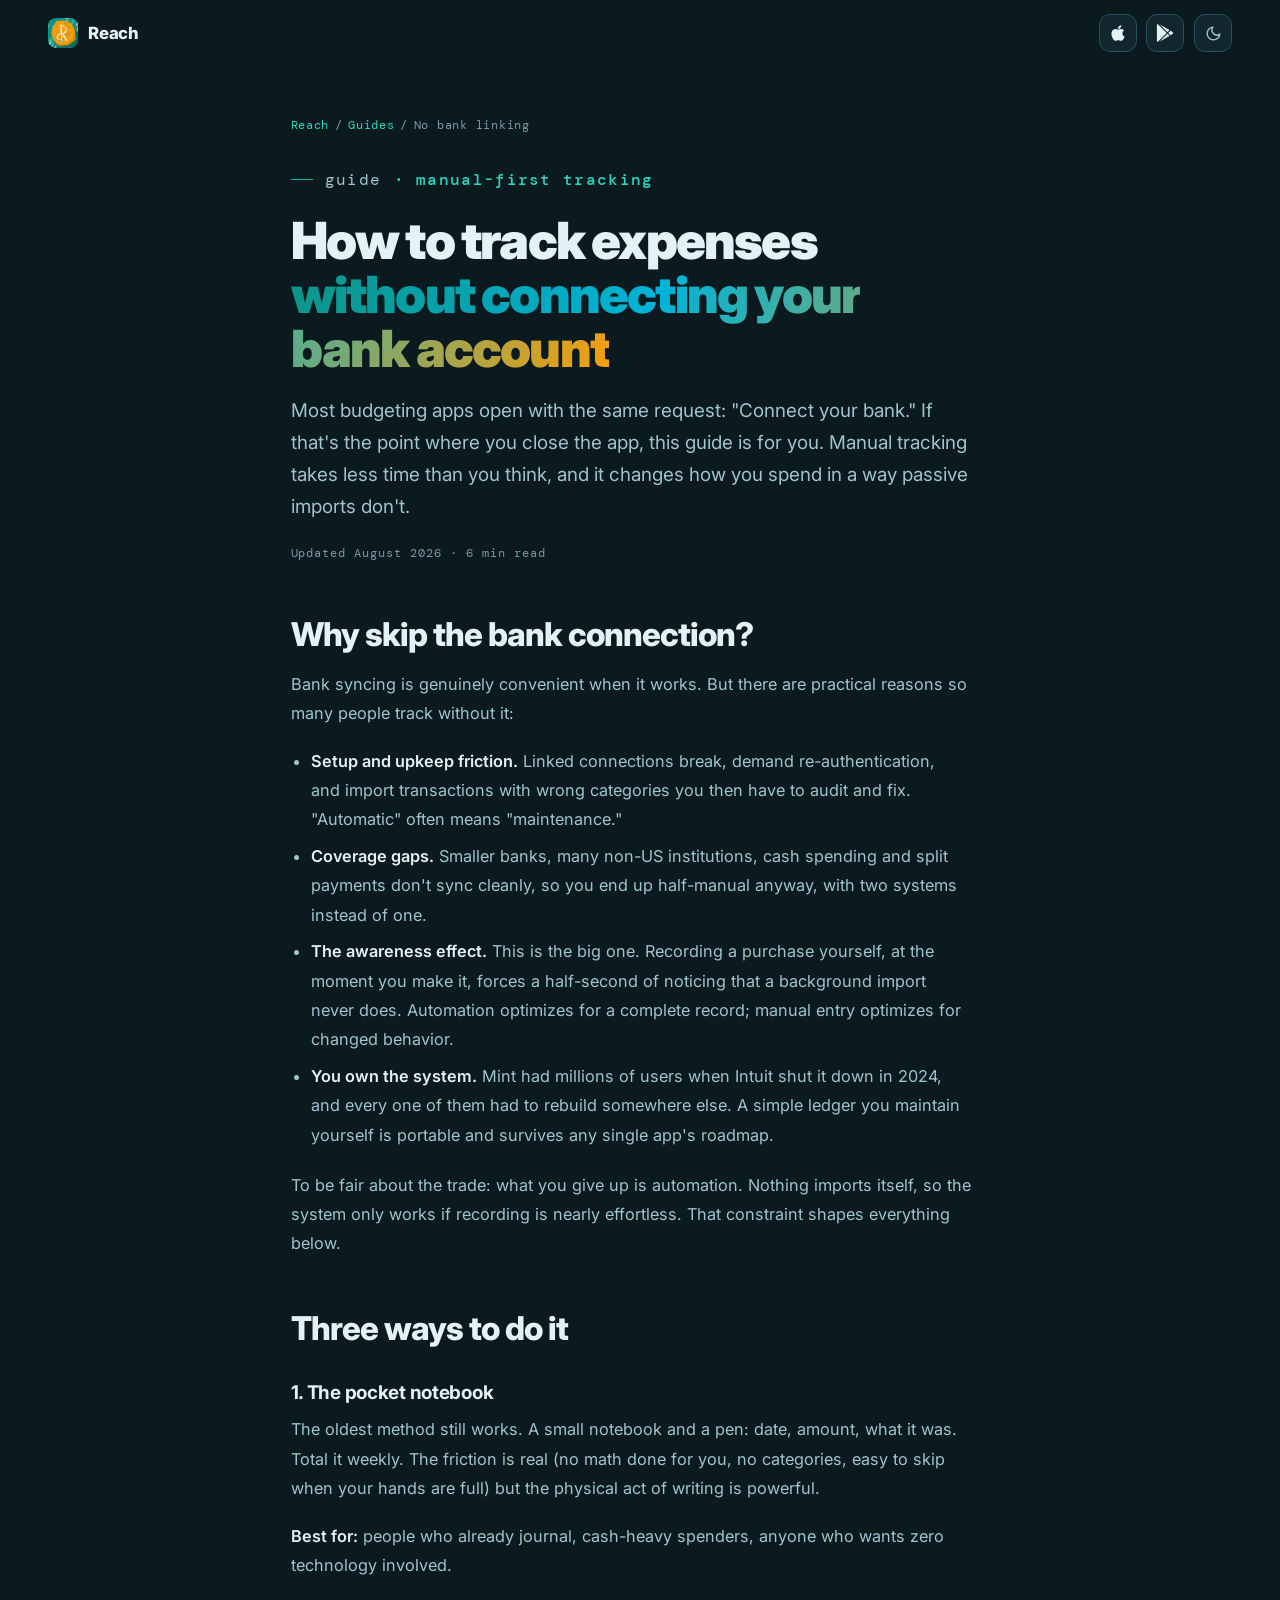
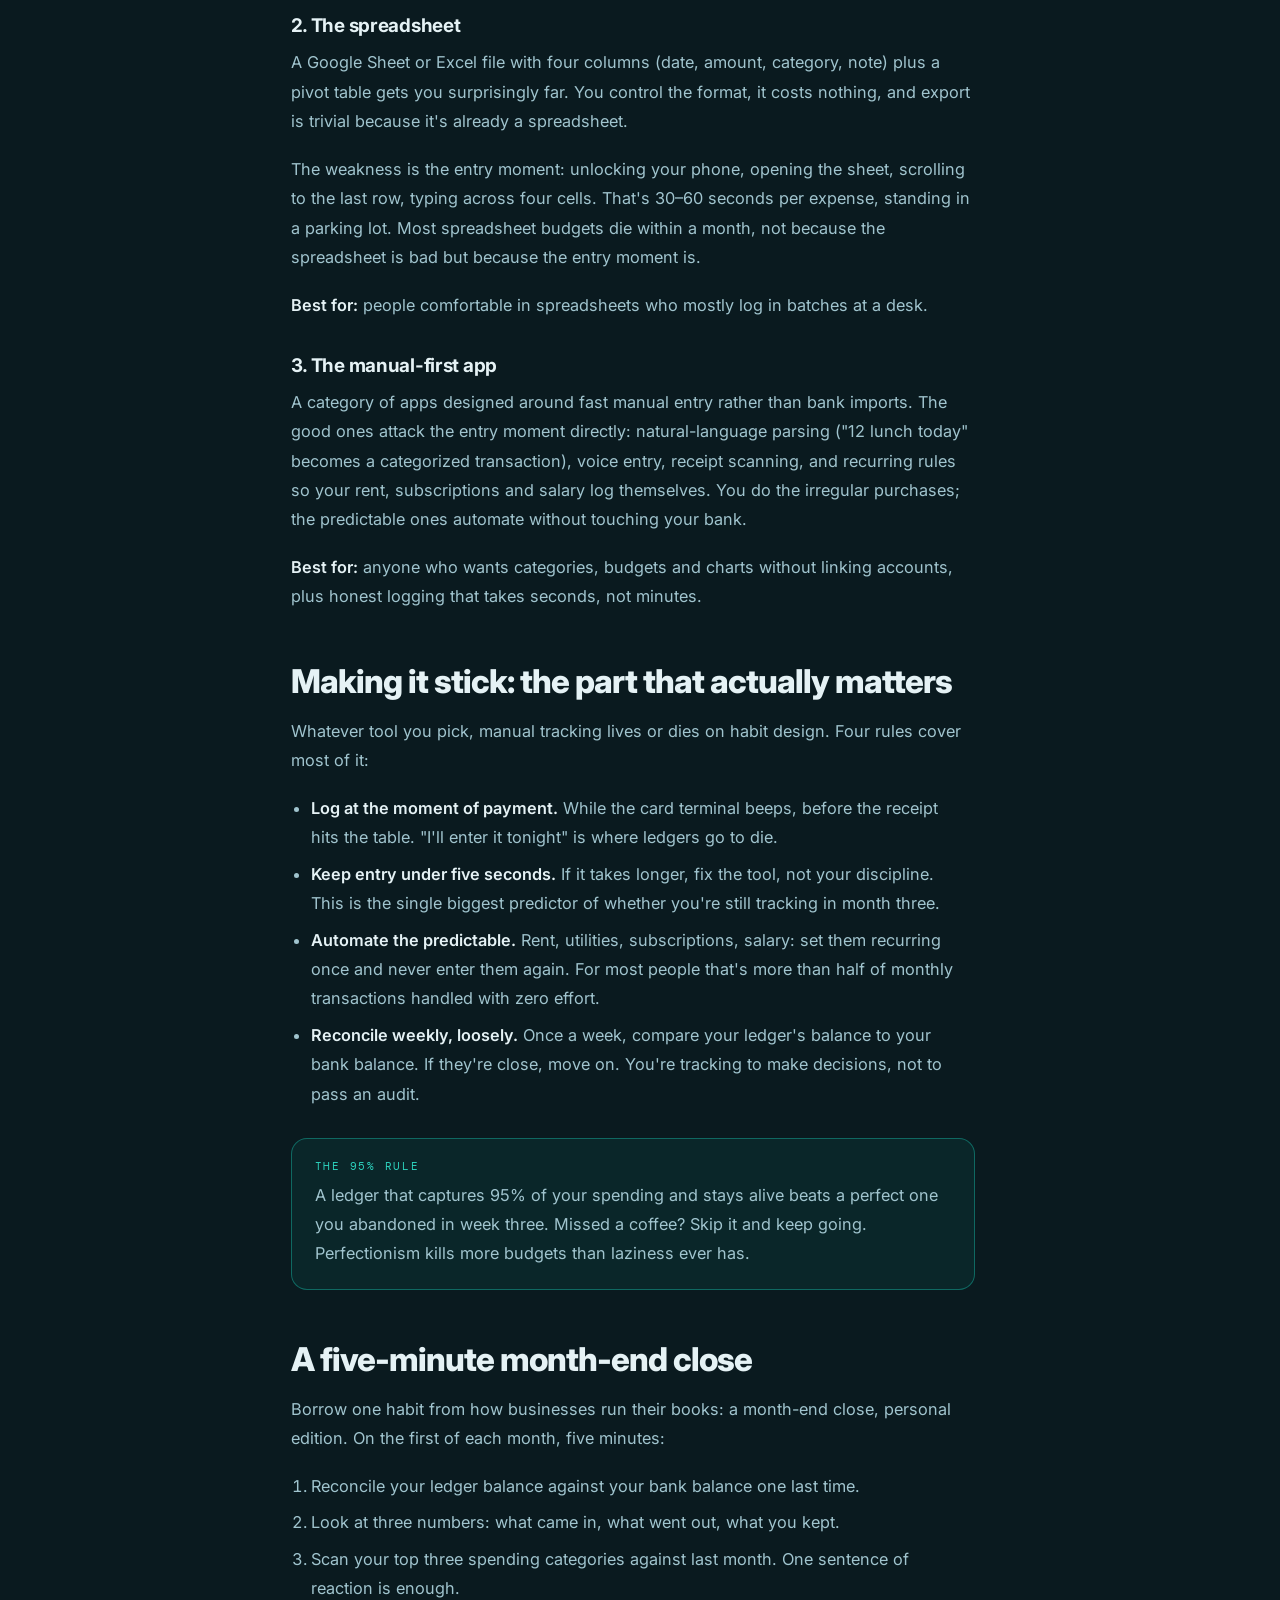
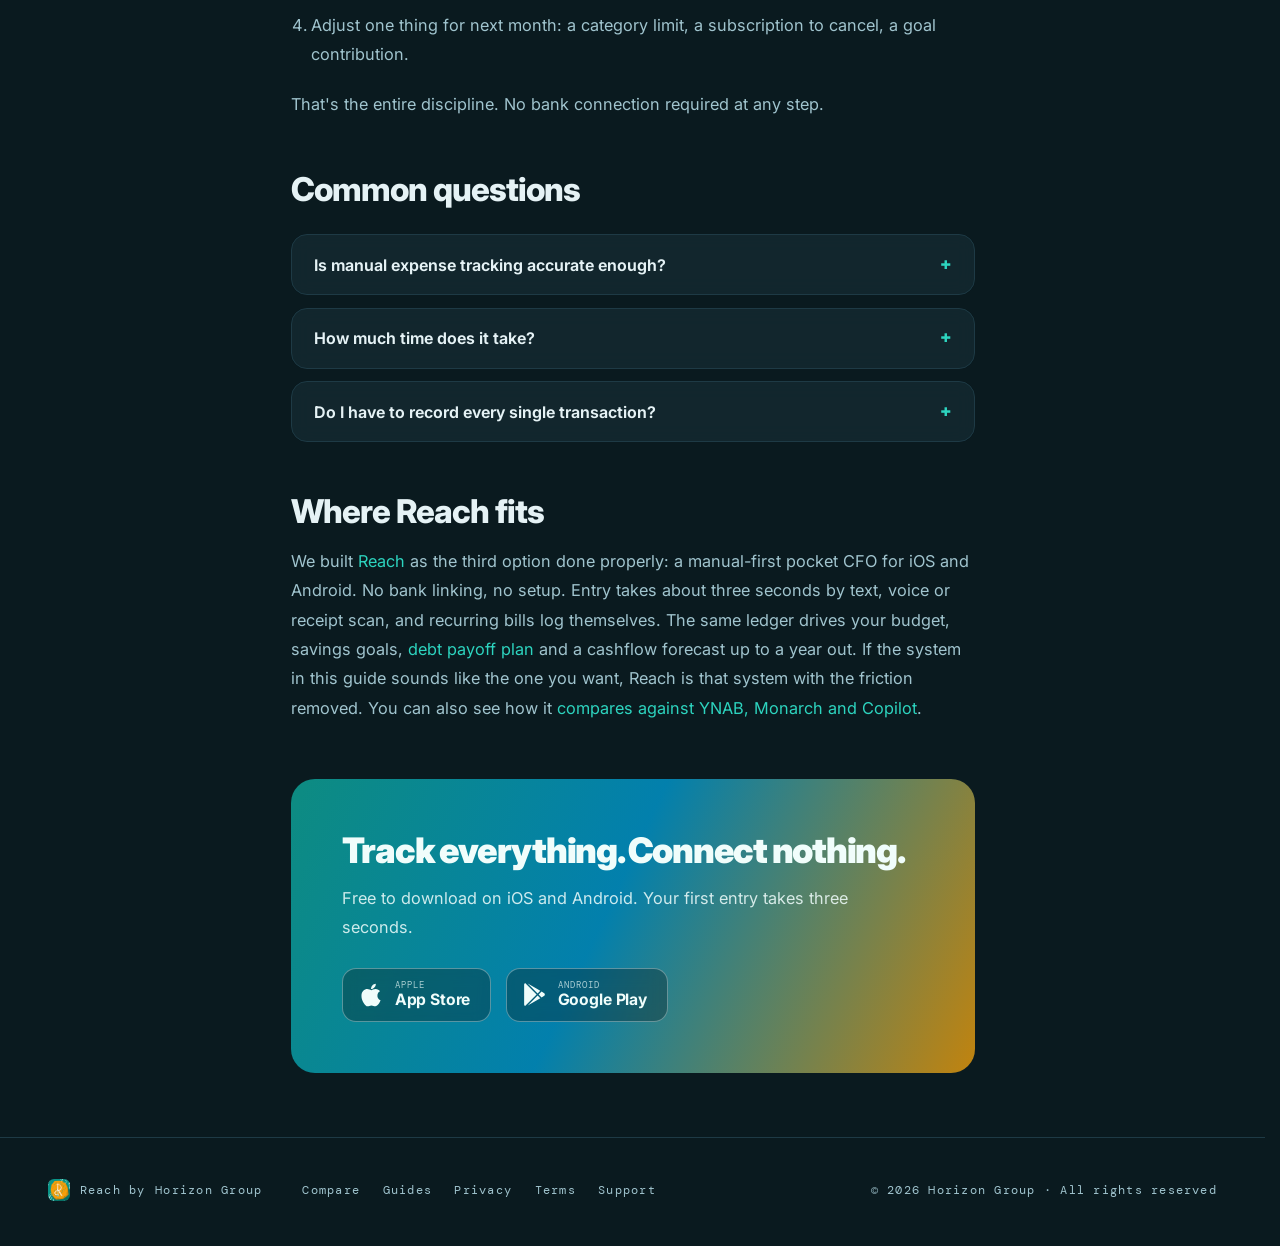
<file: reach/guides/track-expenses-without-bank-account/index.html>
<!DOCTYPE html>
<html lang="en">
<head>
<meta charset="UTF-8">
<meta name="viewport" content="width=device-width, initial-scale=1.0">
<title>How to Track Expenses Without Connecting Your Bank Account (2026)</title>
<meta name="description" content="You don't need to link your bank to know where your money goes. Three practical ways to track expenses manually, and how to make the habit actually stick.">
<link rel="canonical" href="https://horizongroup.dev/reach/guides/track-expenses-without-bank-account/">

<meta property="og:type" content="article">
<meta property="og:site_name" content="Horizon Group">
<meta property="og:title" content="How to Track Expenses Without Connecting Your Bank Account">
<meta property="og:description" content="Three practical ways to track spending without bank linking, and how to make manual tracking stick.">
<meta property="og:url" content="https://horizongroup.dev/reach/guides/track-expenses-without-bank-account/">
<meta property="og:image" content="https://horizongroup.dev/public/og-reach.jpg">
<meta name="twitter:card" content="summary_large_image">
<meta name="twitter:title" content="How to Track Expenses Without Connecting Your Bank Account">
<meta name="twitter:description" content="Three practical ways to track spending without bank linking, and how to make manual tracking stick.">
<meta name="twitter:image" content="https://horizongroup.dev/public/og-reach.jpg">

<link rel="icon" type="image/png" sizes="32x32" href="/public/icons/favicon-32.png">
<link rel="apple-touch-icon" href="/public/icons/apple-touch-icon.png">
<link rel="stylesheet" href="/public/article.css">

<script type="application/ld+json">
{
  "@context": "https://schema.org",
  "@type": "Article",
  "headline": "How to Track Expenses Without Connecting Your Bank Account",
  "description": "Three practical ways to track spending without bank linking, and how to make manual tracking actually stick.",
  "datePublished": "2026-08-12",
  "dateModified": "2026-08-12",
  "author": { "@type": "Organization", "name": "Horizon Group", "url": "https://horizongroup.dev" },
  "publisher": { "@type": "Organization", "name": "Horizon Group", "url": "https://horizongroup.dev" },
  "mainEntityOfPage": "https://horizongroup.dev/reach/guides/track-expenses-without-bank-account/"
}
</script>
<script type="application/ld+json">
{
  "@context": "https://schema.org",
  "@type": "BreadcrumbList",
  "itemListElement": [
    { "@type": "ListItem", "position": 1, "name": "Reach", "item": "https://horizongroup.dev/reach/" },
    { "@type": "ListItem", "position": 2, "name": "Guides", "item": "https://horizongroup.dev/reach/guides/" },
    { "@type": "ListItem", "position": 3, "name": "Track expenses without a bank account connection", "item": "https://horizongroup.dev/reach/guides/track-expenses-without-bank-account/" }
  ]
}
</script>
<script type="application/ld+json">
{
  "@context": "https://schema.org",
  "@type": "FAQPage",
  "mainEntity": [
    {
      "@type": "Question",
      "name": "Is manual expense tracking accurate enough?",
      "acceptedAnswer": { "@type": "Answer", "text": "Yes, if you reconcile loosely. Compare your ledger's balance to your bank balance once a week; if they're close, you're fine. Manual tracking also avoids a real accuracy problem with auto-import: miscategorized transactions that quietly skew your reports until you audit them." }
    },
    {
      "@type": "Question",
      "name": "How much time does manual expense tracking take?",
      "acceptedAnswer": { "@type": "Answer", "text": "With fast entry and recurring bills automated, a busy day is five to ten entries at a few seconds each, under a minute total. Add a five-minute weekly reconcile and a five-minute month-end review, and the whole system costs about half an hour a month." }
    },
    {
      "@type": "Question",
      "name": "Do I have to record every single transaction?",
      "acceptedAnswer": { "@type": "Answer", "text": "No. Perfectionism kills the habit faster than laziness does. Capture the day-to-day spending you make decisions about, let recurring bills log automatically, and reconcile roughly against your bank balance once a week. A ledger that is 95% complete and alive beats a perfect one you abandoned in week three." }
    }
  ]
}
</script>
<script>
(function() {
  var saved = localStorage.getItem('horizon-theme');
  if (saved === 'light') document.documentElement.setAttribute('data-theme', 'light');
})();
</script>
</head>
<body>

<header class="nav" id="nav">
  <a class="nav-logo" href="/reach/" aria-label="Reach home">
    <img src="/public/icons/logo-128.png" alt="" width="30" height="30">
    Reach
  </a>
  <div class="nav-cta">
    <a class="store-mini" href="https://apps.apple.com/us/app/reach-pocket-cfo/id6761084584" aria-label="Download Reach on the App Store">
      <svg class="sb-ico sb-ico--apple" viewBox="0 0 384 512" fill="currentColor" aria-hidden="true"><path d="M318.7 268.7c-.2-36.7 16.4-64.4 50-84.8-18.8-26.9-47.2-41.7-84.7-44.6-35.5-2.8-74.3 20.7-88.5 20.7-15 0-49.4-19.7-76.4-19.7C63.3 141.2 4 184.8 4 273.5q0 39.3 14.4 81.2c12.8 36.7 59 126.7 107.2 125.2 25.2-.6 43-17.9 75.8-17.9 31.8 0 48.3 17.9 76.4 17.9 48.6-.7 90.4-82.5 102.6-119.3-65.2-30.7-61.7-90-61.7-91.9zm-56.6-164.2c27.3-32.4 24.8-61.9 24-72.5-24.1 1.4-52 16.4-67.9 34.9-17.5 19.8-27.8 44.3-25.6 71.9 26.1 2 49.9-11.4 69.5-34.3z"/></svg>
    </a>
    <a class="store-mini" href="https://play.google.com/store/apps/details?id=com.horizongroup.reach" aria-label="Get Reach on Google Play">
      <svg class="sb-ico sb-ico--play" viewBox="0 0 512 512" fill="currentColor" aria-hidden="true"><path d="M325.3 234.3L104.6 13l280.8 161.2-60.1 60.1zM47 0C34 6.8 25.3 19.2 25.3 35.3v441.3c0 16.1 8.7 28.5 21.7 35.3l256.6-256L47 0zm425.2 225.6l-58.9-34.1-65.7 64.5 65.7 64.5 60.1-34.1c18-14.3 18-46.5-1.2-60.8zM104.6 499l280.8-161.2-60.1-60.1L104.6 499z"/></svg>
    </a>
    <button class="theme-toggle" id="theme-toggle" aria-label="Toggle light and dark mode">
      <svg class="icon-moon" xmlns="http://www.w3.org/2000/svg" fill="none" viewBox="0 0 24 24" stroke="currentColor" stroke-width="2" aria-hidden="true"><path stroke-linecap="round" stroke-linejoin="round" d="M21 12.79A9 9 0 1111.21 3a7 7 0 009.79 9.79z"/></svg>
      <svg class="icon-sun" xmlns="http://www.w3.org/2000/svg" fill="none" viewBox="0 0 24 24" stroke="currentColor" stroke-width="2" aria-hidden="true"><circle cx="12" cy="12" r="5"/><path stroke-linecap="round" d="M12 1v2M12 21v2M4.22 4.22l1.42 1.42M18.36 18.36l1.42 1.42M1 12h2M21 12h2M4.22 19.78l1.42-1.42M18.36 5.64l1.42-1.42"/></svg>
    </button>
  </div>
</header>

<main class="article">
  <nav class="crumbs" aria-label="Breadcrumb">
    <a href="/reach/">Reach</a><span>/</span><a href="/reach/guides/">Guides</a><span>/</span>No bank linking
  </nav>

  <p class="ledger-line">guide <span class="amt">· manual-first tracking</span></p>
  <h1>How to track expenses <span class="grad">without connecting your bank account</span></h1>
  <p class="lede">Most budgeting apps open with the same request: "Connect your bank." If that's the point where you close the app, this guide is for you. Manual tracking takes less time than you think, and it changes how you spend in a way passive imports don't.</p>
  <p class="byline">Updated August 2026 · 6 min read</p>

  <h2 id="why">Why skip the bank connection?</h2>
  <p>Bank syncing is genuinely convenient when it works. But there are practical reasons so many people track without it:</p>
  <ul>
    <li><strong>Setup and upkeep friction.</strong> Linked connections break, demand re-authentication, and import transactions with wrong categories you then have to audit and fix. "Automatic" often means "maintenance."</li>
    <li><strong>Coverage gaps.</strong> Smaller banks, many non-US institutions, cash spending and split payments don't sync cleanly, so you end up half-manual anyway, with two systems instead of one.</li>
    <li><strong>The awareness effect.</strong> This is the big one. Recording a purchase yourself, at the moment you make it, forces a half-second of noticing that a background import never does. Automation optimizes for a complete record; manual entry optimizes for changed behavior.</li>
    <li><strong>You own the system.</strong> Mint had millions of users when Intuit shut it down in 2024, and every one of them had to rebuild somewhere else. A simple ledger you maintain yourself is portable and survives any single app's roadmap.</li>
  </ul>
  <p>To be fair about the trade: what you give up is automation. Nothing imports itself, so the system only works if recording is nearly effortless. That constraint shapes everything below.</p>

  <h2 id="methods">Three ways to do it</h2>

  <h3>1. The pocket notebook</h3>
  <p>The oldest method still works. A small notebook and a pen: date, amount, what it was. Total it weekly. The friction is real (no math done for you, no categories, easy to skip when your hands are full) but the physical act of writing is powerful.</p>
  <p><strong>Best for:</strong> people who already journal, cash-heavy spenders, anyone who wants zero technology involved.</p>

  <h3>2. The spreadsheet</h3>
  <p>A Google Sheet or Excel file with four columns (date, amount, category, note) plus a pivot table gets you surprisingly far. You control the format, it costs nothing, and export is trivial because it's already a spreadsheet.</p>
  <p>The weakness is the entry moment: unlocking your phone, opening the sheet, scrolling to the last row, typing across four cells. That's 30–60 seconds per expense, standing in a parking lot. Most spreadsheet budgets die within a month, not because the spreadsheet is bad but because the entry moment is.</p>
  <p><strong>Best for:</strong> people comfortable in spreadsheets who mostly log in batches at a desk.</p>

  <h3>3. The manual-first app</h3>
  <p>A category of apps designed around fast manual entry rather than bank imports. The good ones attack the entry moment directly: natural-language parsing ("12 lunch today" becomes a categorized transaction), voice entry, receipt scanning, and recurring rules so your rent, subscriptions and salary log themselves. You do the irregular purchases; the predictable ones automate without touching your bank.</p>
  <p><strong>Best for:</strong> anyone who wants categories, budgets and charts without linking accounts, plus honest logging that takes seconds, not minutes.</p>

  <h2 id="stick">Making it stick: the part that actually matters</h2>
  <p>Whatever tool you pick, manual tracking lives or dies on habit design. Four rules cover most of it:</p>
  <ul>
    <li><strong>Log at the moment of payment.</strong> While the card terminal beeps, before the receipt hits the table. "I'll enter it tonight" is where ledgers go to die.</li>
    <li><strong>Keep entry under five seconds.</strong> If it takes longer, fix the tool, not your discipline. This is the single biggest predictor of whether you're still tracking in month three.</li>
    <li><strong>Automate the predictable.</strong> Rent, utilities, subscriptions, salary: set them recurring once and never enter them again. For most people that's more than half of monthly transactions handled with zero effort.</li>
    <li><strong>Reconcile weekly, loosely.</strong> Once a week, compare your ledger's balance to your bank balance. If they're close, move on. You're tracking to make decisions, not to pass an audit.</li>
  </ul>

  <div class="callout">
    <span class="c-k">The 95% rule</span>
    <p>A ledger that captures 95% of your spending and stays alive beats a perfect one you abandoned in week three. Missed a coffee? Skip it and keep going. Perfectionism kills more budgets than laziness ever has.</p>
  </div>

  <h2 id="monthend">A five-minute month-end close</h2>
  <p>Borrow one habit from how businesses run their books: a month-end close, personal edition. On the first of each month, five minutes:</p>
  <ol>
    <li>Reconcile your ledger balance against your bank balance one last time.</li>
    <li>Look at three numbers: what came in, what went out, what you kept.</li>
    <li>Scan your top three spending categories against last month. One sentence of reaction is enough.</li>
    <li>Adjust one thing for next month: a category limit, a subscription to cancel, a goal contribution.</li>
  </ol>
  <p>That's the entire discipline. No bank connection required at any step.</p>

  <h2 id="faq">Common questions</h2>
  <div class="faq-list">
    <details class="faq-item">
      <summary>Is manual expense tracking accurate enough?</summary>
      <p class="faq-a">Yes, if you reconcile loosely. Compare your ledger's balance to your bank balance once a week; if they're close, you're fine. Manual tracking also avoids a real accuracy problem with auto-import: miscategorized transactions that quietly skew your reports until you audit them.</p>
    </details>
    <details class="faq-item">
      <summary>How much time does it take?</summary>
      <p class="faq-a">With fast entry and recurring bills automated, a busy day is five to ten entries at a few seconds each, under a minute total. Add a five-minute weekly reconcile and a five-minute month-end review, and the whole system costs about half an hour a month.</p>
    </details>
    <details class="faq-item">
      <summary>Do I have to record every single transaction?</summary>
      <p class="faq-a">No. Capture the day-to-day spending you make decisions about, let recurring bills log automatically, and reconcile loosely once a week. See the 95% rule above.</p>
    </details>
  </div>

  <h2 id="reach">Where Reach fits</h2>
  <p>We built <a href="/reach/">Reach</a> as the third option done properly: a manual-first pocket CFO for iOS and Android. No bank linking, no setup. Entry takes about three seconds by text, voice or receipt scan, and recurring bills log themselves. The same ledger drives your budget, savings goals, <a href="/reach/guides/debt-snowball-vs-avalanche/">debt payoff plan</a> and a cashflow forecast up to a year out. If the system in this guide sounds like the one you want, Reach is that system with the friction removed. You can also see how it <a href="/reach/compare/">compares against YNAB, Monarch and Copilot</a>.</p>

  <div class="cta-panel">
    <h2>Track everything. Connect nothing.</h2>
    <p>Free to download on iOS and Android. Your first entry takes three seconds.</p>
    <div class="store-buttons">
      <a class="store-btn" href="https://apps.apple.com/us/app/reach-pocket-cfo/id6761084584">
        <svg class="sb-ico sb-ico--apple" viewBox="0 0 384 512" fill="currentColor" aria-hidden="true"><path d="M318.7 268.7c-.2-36.7 16.4-64.4 50-84.8-18.8-26.9-47.2-41.7-84.7-44.6-35.5-2.8-74.3 20.7-88.5 20.7-15 0-49.4-19.7-76.4-19.7C63.3 141.2 4 184.8 4 273.5q0 39.3 14.4 81.2c12.8 36.7 59 126.7 107.2 125.2 25.2-.6 43-17.9 75.8-17.9 31.8 0 48.3 17.9 76.4 17.9 48.6-.7 90.4-82.5 102.6-119.3-65.2-30.7-61.7-90-61.7-91.9zm-56.6-164.2c27.3-32.4 24.8-61.9 24-72.5-24.1 1.4-52 16.4-67.9 34.9-17.5 19.8-27.8 44.3-25.6 71.9 26.1 2 49.9-11.4 69.5-34.3z"/></svg>
        <span class="sb-text"><span class="sb-hint">Apple</span><span class="sb-name">App Store</span></span>
      </a>
      <a class="store-btn" href="https://play.google.com/store/apps/details?id=com.horizongroup.reach">
        <svg class="sb-ico sb-ico--play" viewBox="0 0 512 512" fill="currentColor" aria-hidden="true"><path d="M325.3 234.3L104.6 13l280.8 161.2-60.1 60.1zM47 0C34 6.8 25.3 19.2 25.3 35.3v441.3c0 16.1 8.7 28.5 21.7 35.3l256.6-256L47 0zm425.2 225.6l-58.9-34.1-65.7 64.5 65.7 64.5 60.1-34.1c18-14.3 18-46.5-1.2-60.8zM104.6 499l280.8-161.2-60.1-60.1L104.6 499z"/></svg>
        <span class="sb-text"><span class="sb-hint">Android</span><span class="sb-name">Google Play</span></span>
      </a>
    </div>
  </div>
</main>

<footer class="footer">
  <span class="f-brand"><img src="/public/icons/logo-128.png" alt="" width="22" height="22">Reach by <a href="/">Horizon Group</a></span>
  <nav aria-label="Legal and support">
    <a href="/reach/compare/">Compare</a>
    <a href="/reach/guides/">Guides</a>
    <a href="/reach/privacy/">Privacy</a>
    <a href="/reach/terms/">Terms</a>
    <a href="/reach/support/">Support</a>
  </nav>
  <span class="f-copy">&copy; 2026 Horizon Group · All rights reserved</span>
</footer>

<script>
'use strict';
let currentTheme = localStorage.getItem('horizon-theme') || 'dark';
function applyTheme(theme) {
  currentTheme = theme;
  if (theme === 'light') document.documentElement.setAttribute('data-theme', 'light');
  else document.documentElement.removeAttribute('data-theme');
  localStorage.setItem('horizon-theme', theme);
}
document.getElementById('theme-toggle').addEventListener('click', () => {
  applyTheme(currentTheme === 'dark' ? 'light' : 'dark');
});

const nav = document.getElementById('nav');
function onScroll() { nav.classList.toggle('scrolled', window.scrollY > 24); }
window.addEventListener('scroll', onScroll, { passive: true });
onScroll();
</script>
</body>
</html>
</file>
<file: public/article.css>
/* Shared stylesheet for Reach article pages (compare, guides). */

@import url('https://fonts.googleapis.com/css2?family=Inter:wght@400;500;600;700;800;900&family=DM+Mono:ital,wght@0,400;0,500;1,400&display=swap');

:root {
  --bg: #0A1A1F;
  --bg-secondary: #132830;
  --bg-tertiary: #1E3A45;
  --surface: #132830;
  --glass: rgba(30,58,69,0.4);
  --glass-strong: rgba(19,40,48,0.82);
  --text-primary: #E5F2F5;
  --text-secondary: #A0C4CE;
  --text-tertiary: #7A9AA8;
  --brand-primary: #14B8A6;
  --brand-light: #2DD4BF;
  --brand-dark: #0D9488;
  --accent: #FFB703;
  --accent-light: #FFD166;
  --blue: #00B4D8;
  --coral: #FF8B7B;
  --green: #34D399;
  --violet: #818CF8;
  --border: #1E3A45;
  --border-hover: #2A4F5E;
  --grad: linear-gradient(110deg, #0D9488 0%, #00B4D8 42%, #F59E0B 100%);
}

html[data-theme="light"] {
  --bg: #F0F9F9;
  --bg-secondary: #E6F7F7;
  --bg-tertiary: #D1EDED;
  --surface: #FFFFFF;
  --glass: rgba(255,255,255,0.5);
  --glass-strong: rgba(255,255,255,0.85);
  --text-primary: #0F4C5C;
  --text-secondary: #48707E;
  --text-tertiary: #7A9AA8;
  --brand-primary: #0D9488;
  --brand-light: #14B8A6;
  --brand-dark: #0B7C71;
  --accent: #B45309;
  --accent-light: #F59E0B;
  --blue: #0096C7;
  --coral: #E0604F;
  --green: #059669;
  --violet: #6366F1;
  --border: #D1EDED;
  --border-hover: #B5E2DF;
}

* { margin: 0; padding: 0; box-sizing: border-box; }

html { scrollbar-gutter: stable; }
@media (prefers-reduced-motion: no-preference) {
  html { scroll-behavior: smooth; }
}

body {
  background: var(--bg);
  color: var(--text-primary);
  font-family: 'Inter', sans-serif;
  overflow-x: hidden;
  min-height: 100vh;
  transition: background-color 0.4s ease, color 0.4s ease;
}

::selection { background: rgba(20,184,166,0.35); }

img { max-width: 100%; display: block; }
a { color: inherit; }

/* ── Nav (same shell as /reach/) ─────────────────────────── */
.nav {
  position: fixed;
  top: 0; left: 0; right: 0;
  z-index: 50;
  display: flex;
  align-items: center;
  gap: 2rem;
  padding: 0.9rem clamp(1.2rem, 4vw, 3rem);
  transition: background-color 0.35s ease, border-color 0.35s ease;
  border-bottom: 1px solid transparent;
}
.nav.scrolled {
  background: var(--glass-strong);
  backdrop-filter: blur(16px);
  -webkit-backdrop-filter: blur(16px);
  border-bottom-color: var(--border);
}
.nav-logo {
  display: flex;
  align-items: center;
  gap: 0.65rem;
  text-decoration: none;
  font-weight: 800;
  font-size: 1.05rem;
  letter-spacing: -0.02em;
}
.nav-logo img { width: 30px; height: 30px; border-radius: 8px; }
.nav-cta { display: flex; align-items: center; gap: 0.6rem; margin-left: auto; }

.store-mini {
  display: inline-flex;
  align-items: center;
  justify-content: center;
  width: 38px; height: 38px;
  border-radius: 11px;
  border: 1.5px solid var(--border-hover);
  background: var(--glass);
  backdrop-filter: blur(10px);
  color: var(--text-primary);
  transition: border-color 0.2s ease, transform 0.2s ease, color 0.2s ease;
}
.store-mini:hover { border-color: var(--brand-primary); color: var(--brand-light); transform: translateY(-1px); }
.store-mini svg { width: 18px; height: 18px; }

.theme-toggle {
  width: 38px; height: 38px;
  border-radius: 11px;
  border: 1.5px solid var(--border-hover);
  background: var(--glass);
  backdrop-filter: blur(10px);
  cursor: pointer;
  display: inline-flex;
  align-items: center;
  justify-content: center;
  position: relative;
  transition: border-color 0.25s ease, transform 0.25s ease;
  padding: 0;
  color: var(--text-secondary);
  touch-action: manipulation;
  -webkit-tap-highlight-color: transparent;
}
@media (hover: hover) {
  .theme-toggle:hover { border-color: var(--brand-primary); transform: translateY(-1px); }
}
.theme-toggle svg {
  position: absolute;
  width: 17px; height: 17px;
  transition: opacity 0.3s ease, transform 0.3s ease;
}
.theme-toggle .icon-moon { opacity: 1; transform: rotate(0deg); }
.theme-toggle .icon-sun { color: var(--accent-light); opacity: 0; transform: rotate(-90deg); }
html[data-theme="light"] .theme-toggle .icon-moon { opacity: 0; transform: rotate(90deg); }
html[data-theme="light"] .theme-toggle .icon-sun { opacity: 1; transform: rotate(0deg); }

.theme-toggle:focus-visible, .store-mini:focus-visible, .store-btn:focus-visible {
  outline: 2px solid var(--brand-light);
  outline-offset: 3px;
}

/* ── Ledger eyebrow ──────────────────────────────────────── */
.ledger-line {
  display: inline-flex;
  align-items: baseline;
  gap: 0.75em;
  font-family: 'DM Mono', monospace;
  font-size: 0.88rem;
  letter-spacing: 0.08em;
  color: var(--text-tertiary);
  margin-bottom: 1.1rem;
}
.ledger-line::before {
  content: '';
  width: 22px;
  height: 1px;
  background: var(--brand-primary);
  align-self: center;
  flex: none;
}
.ledger-line .amt { color: var(--brand-light); font-weight: 500; }
.ledger-line .amt.up { color: var(--green); }
.ledger-line .amt.warm { color: var(--accent-light); }

/* ── Article layout ──────────────────────────────────────── */
.article {
  max-width: 780px;
  margin: 0 auto;
  padding: clamp(7rem, 13vh, 9rem) clamp(1.4rem, 5vw, 3rem) 4rem;
}
.article-wide {
  max-width: 1040px;
}

.crumbs {
  font-family: 'DM Mono', monospace;
  font-size: 0.78rem;
  letter-spacing: 0.06em;
  color: var(--text-tertiary);
  margin-bottom: 2rem;
}
.crumbs a { color: var(--text-tertiary); text-decoration: none; transition: color 0.2s ease; }
.crumbs a:hover { color: var(--brand-light); }
.crumbs span { margin: 0 0.45em; }

.article h1 {
  font-size: clamp(2rem, 4.6vw, 3.2rem);
  font-weight: 900;
  letter-spacing: -0.035em;
  line-height: 1.06;
  margin-bottom: 1.2rem;
}
.article h1 .grad {
  background: var(--grad);
  -webkit-background-clip: text;
  background-clip: text;
  -webkit-text-fill-color: transparent;
  color: transparent;
}
.article .lede {
  font-size: 1.18rem;
  line-height: 1.7;
  color: var(--text-secondary);
  max-width: 58ch;
  margin-bottom: 1.2rem;
}
.article .byline {
  font-family: 'DM Mono', monospace;
  font-size: 0.78rem;
  letter-spacing: 0.08em;
  color: var(--text-tertiary);
  margin-bottom: 3rem;
}

.article h2 {
  font-size: clamp(1.5rem, 2.8vw, 2.05rem);
  font-weight: 800;
  letter-spacing: -0.03em;
  line-height: 1.15;
  margin: 3.2rem 0 1rem;
  scroll-margin-top: 90px;
}
.article h3 {
  font-size: 1.18rem;
  font-weight: 700;
  letter-spacing: -0.015em;
  margin: 2.1rem 0 0.7rem;
}
.article p {
  font-size: 1.02rem;
  line-height: 1.8;
  color: var(--text-secondary);
  margin-bottom: 1.15rem;
  max-width: 68ch;
}
.article p strong, .article li strong { color: var(--text-primary); font-weight: 600; }
.article ul, .article ol {
  margin: 0 0 1.3rem 1.3rem;
  color: var(--text-secondary);
}
.article li { line-height: 1.8; margin-bottom: 0.45rem; font-size: 1.02rem; max-width: 65ch; }
.article a { color: var(--brand-light); text-decoration: none; }
.article a:hover { text-decoration: underline; }

/* Callout box */
.callout {
  border: 1.5px solid color-mix(in srgb, var(--brand-primary) 45%, transparent);
  background: color-mix(in srgb, var(--brand-primary) 8%, transparent);
  border-radius: 16px;
  padding: 1.25rem 1.45rem;
  margin: 1.8rem 0;
}
.callout p { margin-bottom: 0; }
.callout .c-k {
  display: block;
  font-family: 'DM Mono', monospace;
  font-size: 0.68rem;
  letter-spacing: 0.16em;
  text-transform: uppercase;
  color: var(--brand-light);
  margin-bottom: 0.5rem;
}

/* ── Comparison table ────────────────────────────────────── */
.table-scroll {
  overflow-x: auto;
  border: 1.5px solid var(--border);
  border-radius: 18px;
  background: var(--glass);
  backdrop-filter: blur(10px);
  margin: 2rem 0 1rem;
  -webkit-overflow-scrolling: touch;
}
table.cmp {
  border-collapse: collapse;
  width: 100%;
  min-width: 720px;
  font-size: 0.92rem;
}
table.cmp th, table.cmp td {
  padding: 0.85rem 1.05rem;
  text-align: left;
  border-bottom: 1px solid var(--border);
  vertical-align: top;
  line-height: 1.55;
}
table.cmp thead th {
  font-family: 'DM Mono', monospace;
  font-size: 0.72rem;
  letter-spacing: 0.12em;
  text-transform: uppercase;
  color: var(--text-tertiary);
  border-bottom: 1.5px solid var(--border-hover);
  white-space: nowrap;
}
table.cmp tbody tr:last-child th, table.cmp tbody tr:last-child td { border-bottom: none; }
table.cmp tbody th {
  font-family: 'DM Mono', monospace;
  font-size: 0.74rem;
  letter-spacing: 0.1em;
  text-transform: uppercase;
  color: var(--text-tertiary);
  font-weight: 500;
  white-space: nowrap;
}
table.cmp td { color: var(--text-secondary); }
table.cmp td.hl { color: var(--text-primary); }
table.cmp .yes { color: var(--green); }
table.cmp .no { color: var(--coral); }
table.cmp .meh { color: var(--accent-light); }
.table-note {
  font-family: 'DM Mono', monospace;
  font-size: 0.74rem;
  letter-spacing: 0.04em;
  color: var(--text-tertiary);
  margin-bottom: 2rem;
}

/* ── Verdict cards ───────────────────────────────────────── */
.verdicts {
  display: grid;
  grid-template-columns: repeat(auto-fit, minmax(230px, 1fr));
  gap: 1rem;
  margin: 2rem 0;
}
.verdict {
  border: 1.5px solid var(--border);
  border-radius: 18px;
  background: var(--glass);
  backdrop-filter: blur(10px);
  padding: 1.4rem 1.45rem;
  transition: border-color 0.25s ease;
}
.verdict:hover { border-color: var(--border-hover); }
.verdict--reach { border-color: color-mix(in srgb, var(--brand-primary) 55%, transparent); }
.verdict .v-name {
  font-weight: 800;
  font-size: 1.05rem;
  letter-spacing: -0.015em;
  margin-bottom: 0.55rem;
  color: var(--text-primary);
}
.verdict .v-tag {
  display: block;
  font-family: 'DM Mono', monospace;
  font-size: 0.66rem;
  letter-spacing: 0.14em;
  text-transform: uppercase;
  color: var(--brand-light);
  margin-bottom: 0.6rem;
}
.verdict p { font-size: 0.92rem; line-height: 1.7; margin-bottom: 0; max-width: none; }

/* ── FAQ (details/summary, same look as /reach/) ─────────── */
.faq-list { max-width: 720px; margin-top: 1.6rem; }
.faq-item {
  border: 1.5px solid var(--border);
  border-radius: 16px;
  background: var(--glass);
  backdrop-filter: blur(10px);
  margin-bottom: 0.8rem;
  overflow: hidden;
  transition: border-color 0.25s ease;
}
.faq-item[open] { border-color: var(--border-hover); }
.faq-item summary {
  list-style: none;
  cursor: pointer;
  display: flex;
  align-items: center;
  justify-content: space-between;
  gap: 1rem;
  padding: 1.15rem 1.4rem;
  font-weight: 650;
  font-size: 1rem;
}
.faq-item summary::-webkit-details-marker { display: none; }
.faq-item summary::after {
  content: '+';
  font-family: 'DM Mono', monospace;
  font-size: 1.1rem;
  color: var(--brand-light);
  transition: transform 0.25s ease;
  flex: none;
}
.faq-item[open] summary::after { transform: rotate(45deg); }
.faq-item .faq-a {
  padding: 0 1.4rem 1.2rem;
  color: var(--text-secondary);
  font-size: 0.98rem;
  line-height: 1.75;
  max-width: 62ch;
}
.faq-item summary:focus-visible { outline: 2px solid var(--brand-light); outline-offset: 3px; }

/* ── Guide cards (index page) ────────────────────────────── */
.guide-list { display: grid; gap: 1rem; margin-top: 2.4rem; }
.guide-card {
  display: block;
  border: 1.5px solid var(--border);
  border-radius: 18px;
  background: var(--glass);
  backdrop-filter: blur(10px);
  padding: 1.6rem 1.7rem;
  text-decoration: none;
  transition: border-color 0.25s ease, transform 0.25s ease;
}
.guide-card:hover { border-color: var(--brand-primary); transform: translateY(-2px); text-decoration: none; }
.guide-card .g-kicker {
  display: block;
  font-family: 'DM Mono', monospace;
  font-size: 0.68rem;
  letter-spacing: 0.16em;
  text-transform: uppercase;
  color: var(--brand-light);
  margin-bottom: 0.55rem;
}
.guide-card h2, .guide-card .g-title {
  font-size: 1.25rem;
  font-weight: 800;
  letter-spacing: -0.02em;
  margin: 0 0 0.5rem;
  color: var(--text-primary);
}
.guide-card p { font-size: 0.95rem; line-height: 1.7; margin-bottom: 0; }

/* ── CTA panel ───────────────────────────────────────────── */
.store-buttons { display: flex; gap: 0.9rem; flex-wrap: wrap; }
.store-btn {
  display: inline-flex;
  align-items: center;
  gap: 0.7rem;
  padding: 0.72rem 1.25rem 0.72rem 1.05rem;
  border-radius: 14px;
  border: 1.5px solid var(--border-hover);
  background: var(--glass);
  backdrop-filter: blur(10px);
  text-decoration: none;
  color: var(--text-primary);
  transition: border-color 0.22s ease, transform 0.22s ease, box-shadow 0.22s ease;
}
.store-btn:hover {
  border-color: var(--brand-primary);
  transform: translateY(-2px);
  box-shadow: 0 8px 28px rgba(20,184,166,0.18);
  text-decoration: none;
}
.store-btn svg { width: 26px; height: 26px; flex: none; }
.store-btn .sb-ico--play { width: 23px; height: 23px; }
.store-btn .sb-ico--apple { width: 24px; height: 26px; }
.store-btn .sb-text { display: flex; flex-direction: column; line-height: 1.15; text-align: left; }
.store-btn .sb-hint { font-family: 'DM Mono', monospace; font-size: 0.58rem; letter-spacing: 0.12em; text-transform: uppercase; color: var(--text-tertiary); }
.store-btn .sb-name { font-weight: 700; font-size: 0.98rem; letter-spacing: -0.01em; }

.cta-panel {
  border-radius: 24px;
  overflow: hidden;
  padding: clamp(2.2rem, 5vw, 3.2rem);
  margin-top: 3.5rem;
  background:
    linear-gradient(115deg, rgba(13,148,136,0.92) 0%, rgba(0,140,190,0.88) 46%, rgba(217,144,10,0.88) 100%),
    var(--bg-secondary);
  color: #F0FDFB;
}
.cta-panel h2 {
  margin: 0 0 0.8rem;
  font-size: clamp(1.5rem, 3.2vw, 2.2rem);
  font-weight: 900;
  letter-spacing: -0.035em;
}
.cta-panel p { color: rgba(240,253,251,0.85); max-width: 52ch; margin-bottom: 1.6rem; }
.cta-panel .store-btn {
  background: rgba(10,26,31,0.35);
  border-color: rgba(240,253,251,0.35);
  color: #F0FDFB;
  backdrop-filter: blur(8px);
}
.cta-panel .store-btn .sb-hint { color: rgba(240,253,251,0.7); }
.cta-panel .store-btn:hover { border-color: #F0FDFB; box-shadow: 0 10px 32px rgba(10,26,31,0.35); }

/* ── Footer (same as /reach/) ────────────────────────────── */
.footer {
  border-top: 1px solid var(--border);
  padding: 2.6rem clamp(1.4rem, 5vw, 3rem) 2.8rem;
  display: flex;
  flex-wrap: wrap;
  align-items: center;
  gap: 1.4rem 2.5rem;
  font-family: 'DM Mono', monospace;
  font-size: 0.78rem;
  letter-spacing: 0.1em;
  color: var(--text-secondary);
}
.footer nav { display: flex; flex-wrap: wrap; gap: 1.4rem; }
.footer a { color: var(--text-secondary); text-decoration: none; transition: color 0.2s ease; }
.footer a:hover { color: var(--brand-light); }
.footer .f-brand { display: flex; align-items: center; gap: 0.6rem; color: var(--text-secondary); }
.footer .f-brand img { width: 22px; height: 22px; border-radius: 6px; }
.footer .f-copy { margin-left: auto; }
@media (max-width: 700px) { .footer .f-copy { margin-left: 0; } }
</file>
